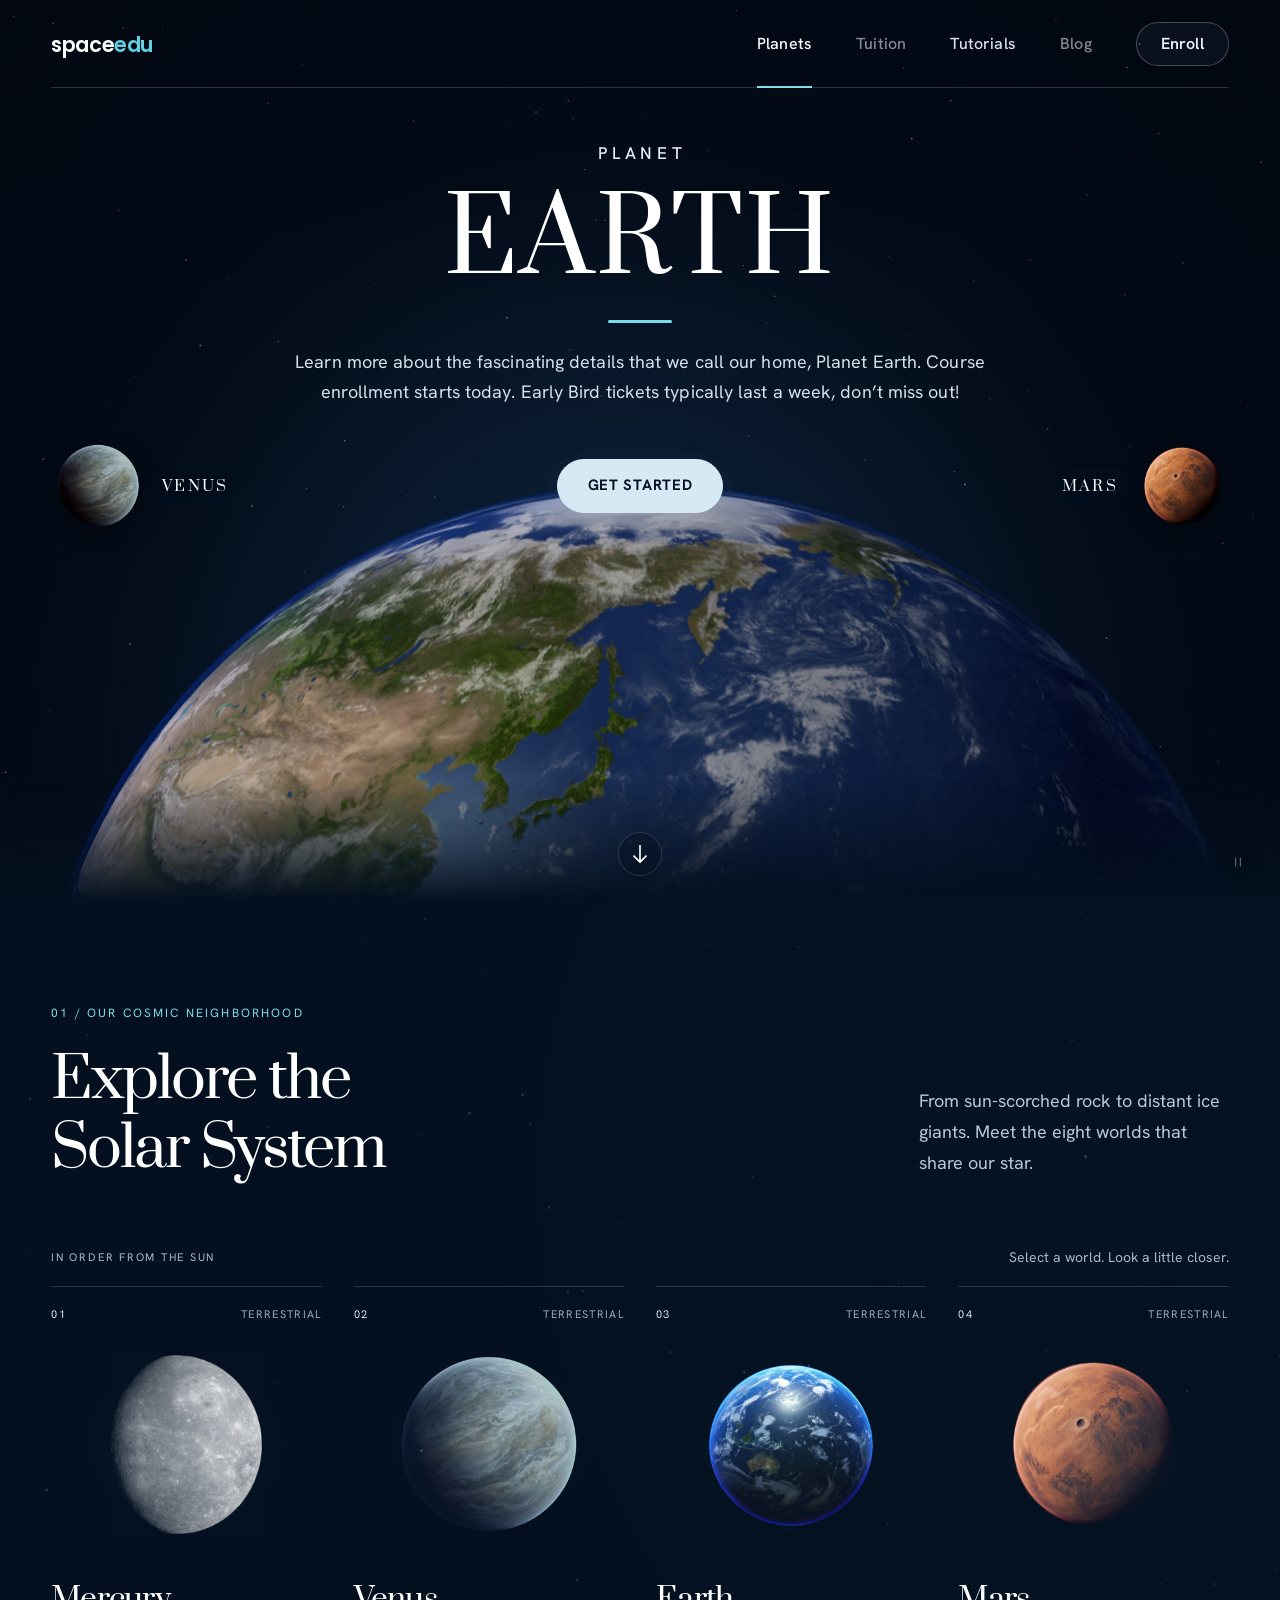
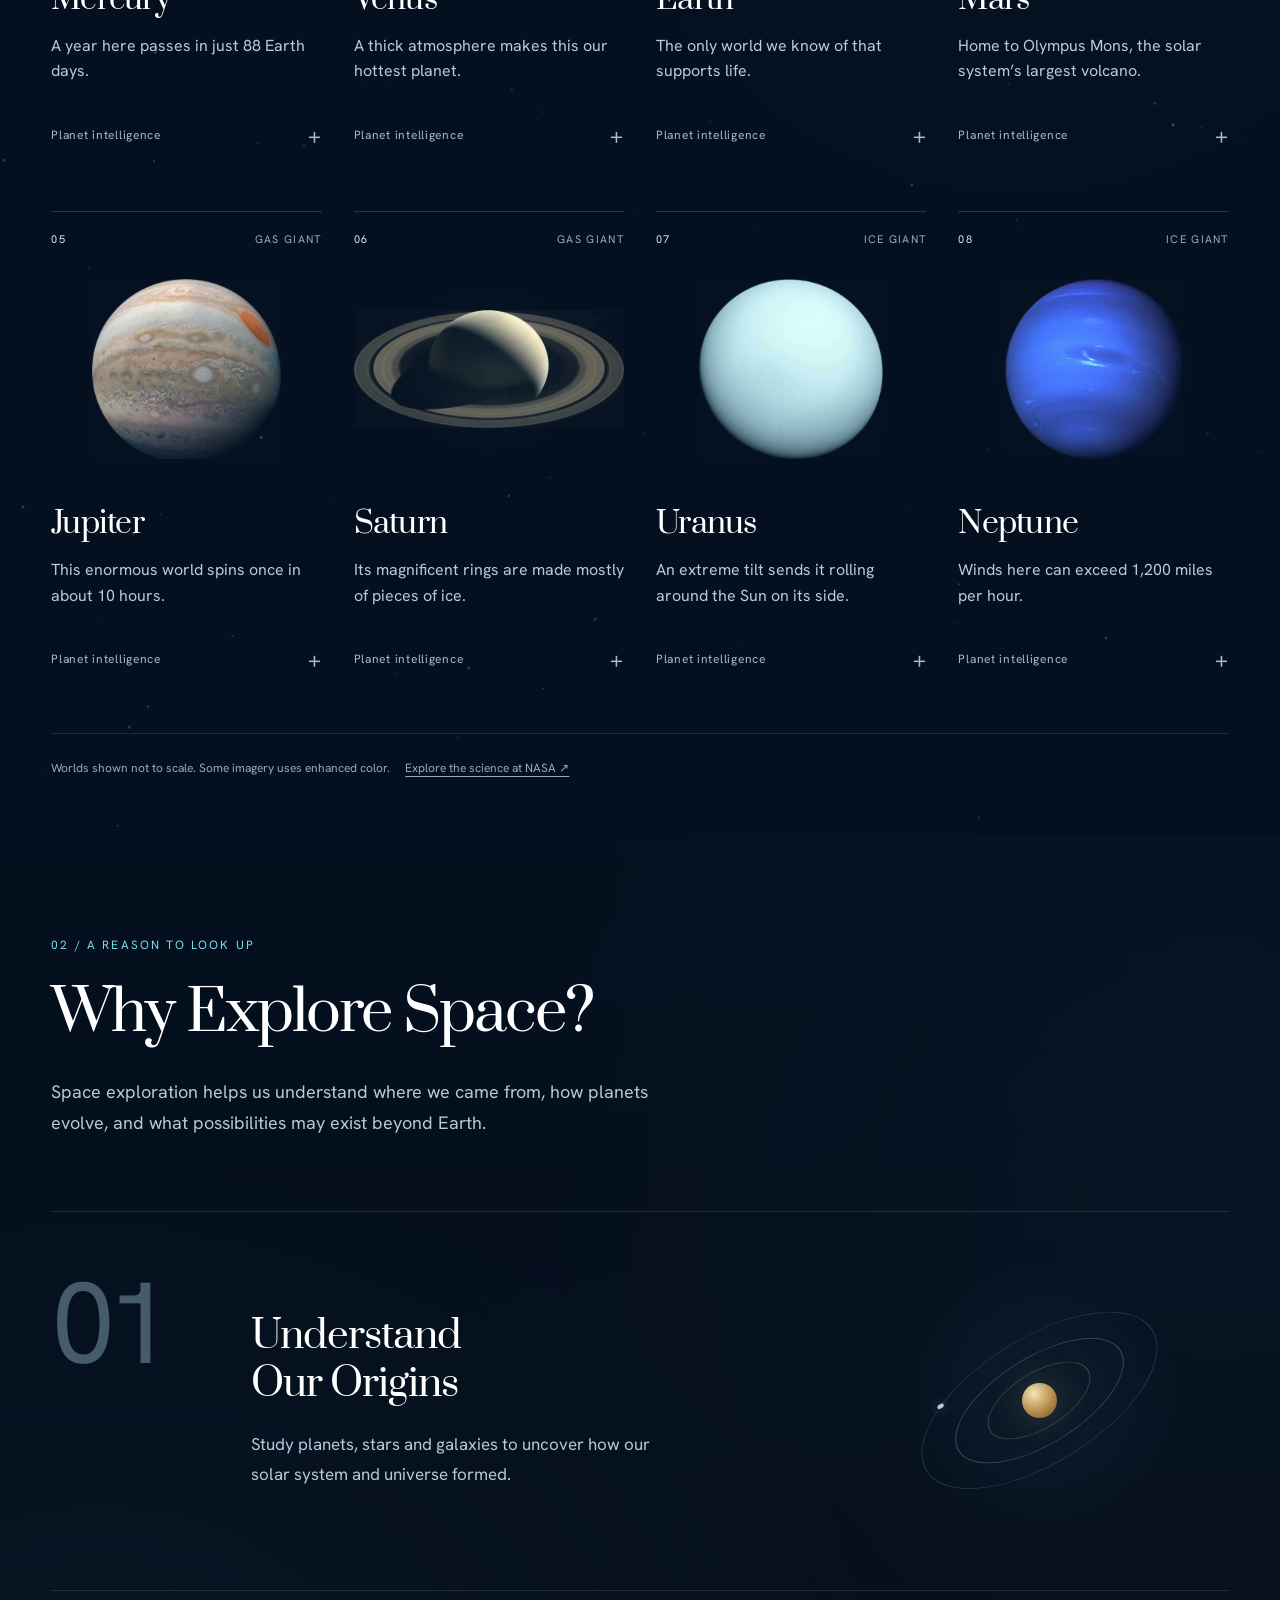
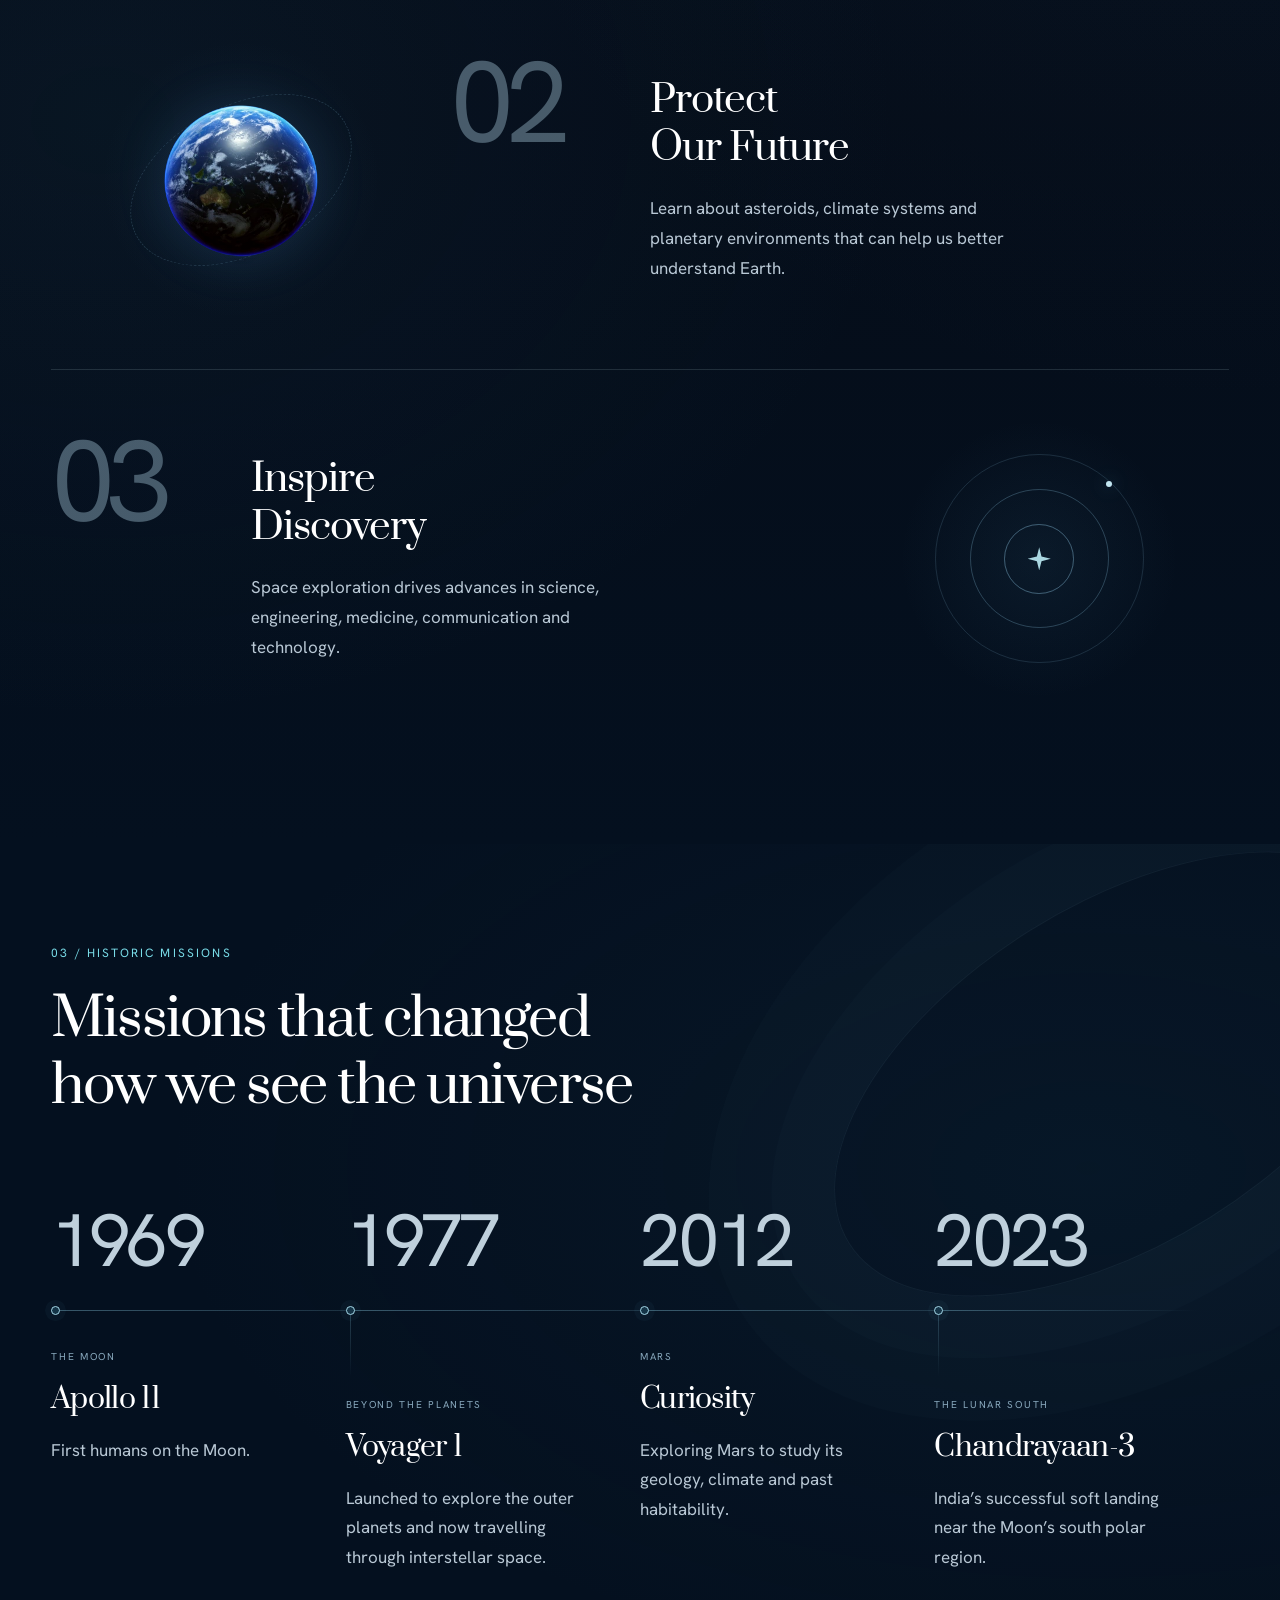
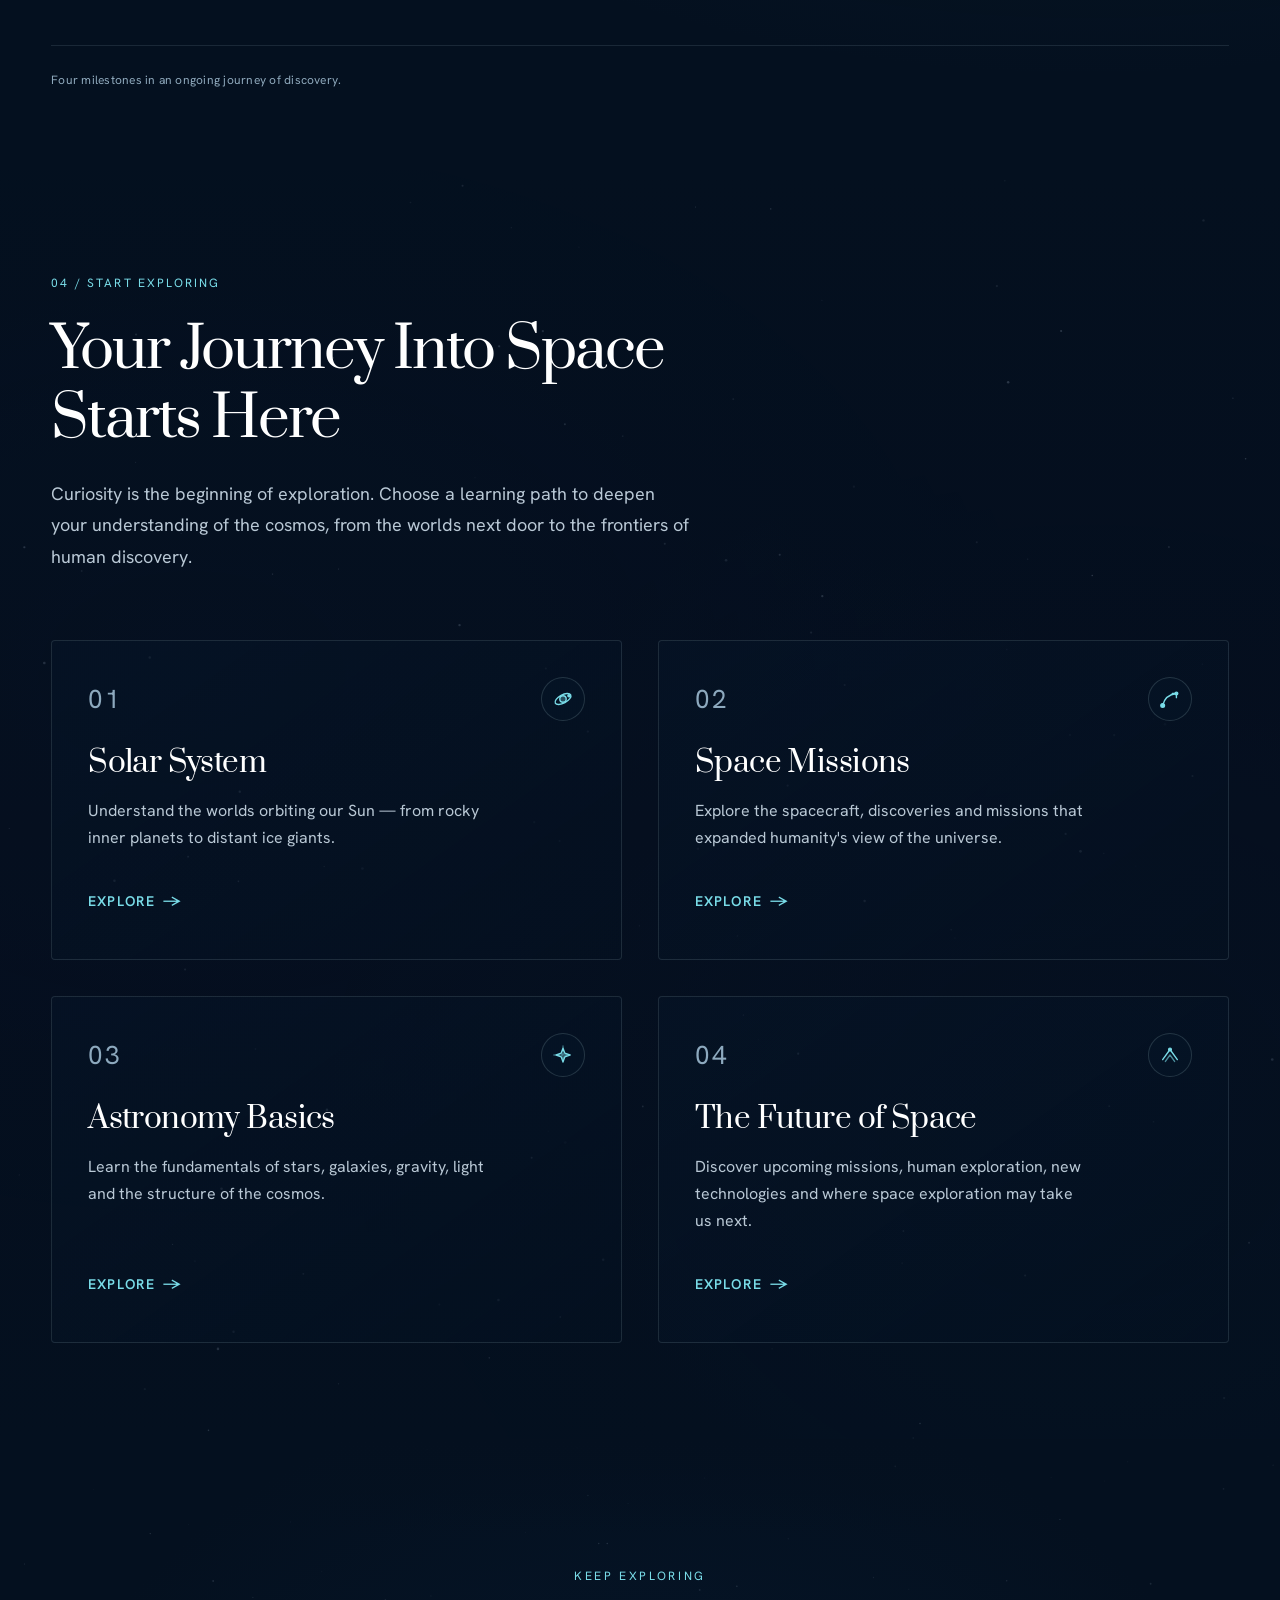
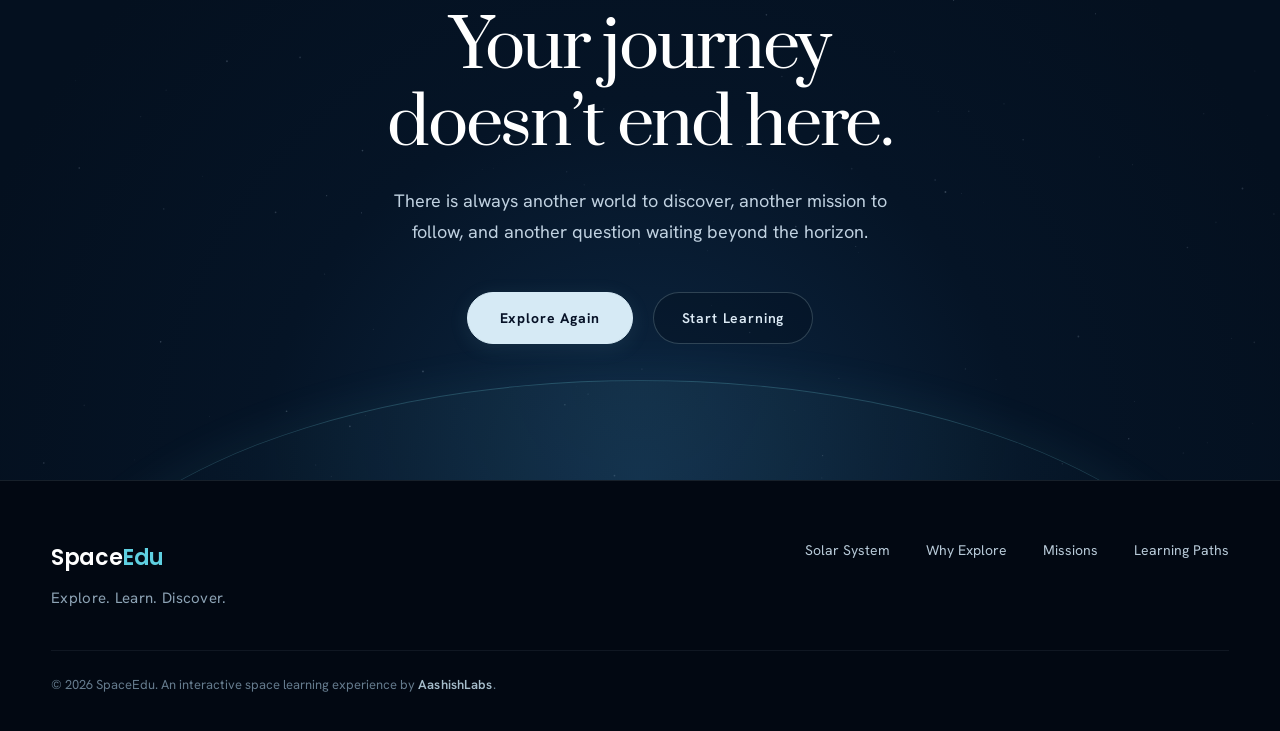
<file: index.html>
<!doctype html>
<html lang="en">
<head>
  <meta charset="utf-8">
  <meta name="viewport" content="width=device-width,initial-scale=1,viewport-fit=cover">
  <meta name="theme-color" content="#04101f">
  <meta name="description" content="Explore Earth, Venus and Mars in a cinematic interactive learning experience.">
  <title>SpaceEdu — Planet Explorer</title>
  <link rel="icon" type="image/png" sizes="48x48" href="assets/ui/favicon.png">
  <link href="assets/fonts/fonts.css" rel="stylesheet">
  <script>(function(){try{var root=document.documentElement;root.classList.add('loader-active');setTimeout(function(){root.classList.remove('loader-active','loader-leaving','loader-revealed')},5000);if(!window.matchMedia||!matchMedia('(prefers-reduced-motion: reduce)').matches){root.classList.add('anim')}}catch(e){}})();</script>
  <link rel="stylesheet" href="homepage.css">
  <link rel="stylesheet" href="hero-3d.css">
  <link rel="stylesheet" href="explore.css">
  <link rel="stylesheet" href="why-space.css">
  <link rel="stylesheet" href="missions.css">
  <link rel="stylesheet" href="learning-paths.css">
  <link rel="stylesheet" href="final-cta.css">
  <link rel="stylesheet" href="footer.css">
</head>
<body>
  <div class="site-loader" role="status" aria-live="polite" aria-label="SpaceEdu is loading">
    <div class="loader-orbit" aria-hidden="true"><span></span></div>
    <div class="loader-content">
      <p class="loader-wordmark">SPACE<span>EDU</span></p>
      <p class="loader-title">INITIALIZING ORBITAL EXPERIENCE</p>
      <div class="loader-progress" aria-hidden="true"><span></span></div>
      <p class="loader-status">Loading planetary systems...</p>
    </div>
  </div>
  <a href="#solar-system" class="skip-link">Skip to main content</a>
  <main>
  <section class="stage" id="planets" aria-label="Planet explorer">
    <div class="sky">
    </div>
    <div class="planet-renderer"></div>
    <div class="planet-controls"><span id="rotation-help" class="sr-only">Drag to explore. Use arrow keys to rotate the focused planet.</span><button class="rotation-toggle" type="button" aria-label="Pause rotation" title="Pause rotation" aria-pressed="false"><svg viewBox="0 0 20 20" width="16" height="16" aria-hidden="true"><path class="pause-symbol" d="M7 5v10M13 5v10"/><path class="play-symbol" d="m7 4 9 6-9 6Z"/></svg></button></div>
    <div class="stars" aria-hidden="true"></div>
    <div class="ui">
      <header class="navbar"><div class="navrow"><a class="logo" href="#planets" aria-label="SpaceEdu homepage">space<i>edu</i></a><nav class="links" id="site-nav"><a href="#planets" aria-current="page">Planets</a><button type="button" class="nav-placeholder" title="Tuition (coming soon)" aria-label="Tuition (coming soon)">Tuition</button><a href="#start-exploring">Tutorials</a><button type="button" class="nav-placeholder" title="Blog (coming soon)" aria-label="Blog (coming soon)">Blog</button><a class="enroll" href="#final-cta">Enroll</a></nav><button class="burger" type="button" aria-label="Open navigation" aria-expanded="false" aria-controls="site-nav"><span></span><span></span><span></span></button></div></header>
      <section class="copy">
        <div id="planet-announcement" class="sr-only" aria-live="polite" aria-atomic="true"></div>
        <div class="col eyebrow"><span class="ent-mask"><span class="ent-line">PLANET</span></span></div>
        <h1 class="col title"><span class="ent-mask"><span class="ent-line">EARTH</span></span></h1>
        <div class="col rule"><span></span></div>
        <p class="col lede">Learn more about the fascinating details that we call our home, Planet Earth. Course enrollment <br>starts today. Early Bird tickets typically last a week, don&rsquo;t miss out!</p>
        <div class="col cta">
          <button class="planet planet-l" type="button" data-slot="l"><img data-planet="earth" alt="" src="assets/ui/earth-thumbnail.webp"><img data-planet="venus" alt="" src="assets/ui/venus-thumbnail.webp"><img data-planet="mars" alt="" src="assets/ui/mars-thumbnail.webp"><span class="label label-l"></span></button>
          <button class="planet planet-r" type="button" data-slot="r"><img data-planet="earth" alt="" src="assets/ui/earth-thumbnail.webp"><img data-planet="venus" alt="" src="assets/ui/venus-thumbnail.webp"><img data-planet="mars" alt="" src="assets/ui/mars-thumbnail.webp"><span class="label label-r"></span></button>
          <a href="#start-exploring">GET STARTED</a>
        </div>
      </section>
    </div>
    <button class="scroll" hidden type="button" aria-label="Scroll to next section"><svg viewBox="0 0 26 33" fill="none" aria-hidden="true"><path d="M13 1.5V31.5M1.9 20.4 13 31.5l11.1-11.1" stroke="#fff" stroke-width="3" stroke-linecap="square" stroke-linejoin="miter"/></svg></button>
  </section>
  <section class="solar-system" id="solar-system" data-homepage-section aria-labelledby="solar-title" tabindex="-1">
    <header class="solar-heading">
      <div><p class="solar-kicker">01 / OUR COSMIC NEIGHBORHOOD</p><h2 id="solar-title">Explore the<br>Solar System</h2></div>
      <p class="solar-intro">From sun-scorched rock to distant ice giants. Meet the eight worlds that share our star.</p>
    </header>
    <div class="solar-guide"><span>IN ORDER FROM THE SUN</span><span class="solar-desktop-hint">Select a world. Look a little closer.</span><div class="solar-navigation" hidden><span class="solar-position" aria-live="polite" aria-atomic="true">01 / 08</span><button type="button" class="solar-prev" aria-label="Previous planet" aria-controls="solar-gallery" disabled>←</button><button type="button" class="solar-next" aria-label="Next planet" aria-controls="solar-gallery">→</button></div></div>
    <ol class="solar-gallery" id="solar-gallery" aria-label="Eight planets in order from the Sun">
      <li class="solar-world"><details><summary><span class="solar-meta"><span>01</span>Terrestrial</span><span class="solar-portrait"><img src="assets/explore/mercury.webp" alt="Mercury’s cratered gray surface" width="560" height="480" loading="lazy" decoding="async"></span><h3>Mercury</h3><span class="solar-fact">A year here passes in just 88 Earth days.</span><span class="solar-open">Field notes <span aria-hidden="true">+</span></span></summary><div class="solar-note"><p>The smallest planet races around the Sun, yet turns slowly on its axis.</p><a href="https://science.nasa.gov/mercury/facts/" target="_blank" rel="noopener">Discover Mercury at NASA ↗</a></div></details></li>
      <li class="solar-world"><details><summary><span class="solar-meta"><span>02</span>Terrestrial</span><span class="solar-portrait"><img src="assets/ui/venus-thumbnail.webp" alt="Venus wrapped in swirling clouds" width="288" height="288" loading="lazy" decoding="async"></span><h3>Venus</h3><span class="solar-fact">A thick atmosphere makes this our hottest planet.</span><span class="solar-open">Field notes <span aria-hidden="true">+</span></span></summary><div class="solar-note"><p>Its dense carbon dioxide atmosphere traps heat beneath clouds of sulfuric acid.</p><a href="https://science.nasa.gov/venus/venus-facts/" target="_blank" rel="noopener">Discover Venus at NASA ↗</a></div></details></li>
      <li class="solar-world"><details><summary><span class="solar-meta"><span>03</span>Terrestrial</span><span class="solar-portrait"><img src="assets/ui/earth-thumbnail.webp" alt="Earth’s blue oceans and white clouds" width="288" height="288" loading="lazy" decoding="async"></span><h3>Earth</h3><span class="solar-fact">The only world we know of that supports life.</span><span class="solar-open">Field notes <span aria-hidden="true">+</span></span></summary><div class="solar-note"><p>Liquid oceans cover about 71 percent of our home planet’s surface.</p><a href="https://science.nasa.gov/earth/facts/" target="_blank" rel="noopener">Discover Earth at NASA ↗</a></div></details></li>
      <li class="solar-world"><details><summary><span class="solar-meta"><span>04</span>Terrestrial</span><span class="solar-portrait"><img src="assets/ui/mars-thumbnail.webp" alt="Mars’s rust-red terrain" width="288" height="288" loading="lazy" decoding="async"></span><h3>Mars</h3><span class="solar-fact">Home to Olympus Mons, the solar system’s largest volcano.</span><span class="solar-open">Field notes <span aria-hidden="true">+</span></span></summary><div class="solar-note"><p>Ancient river valleys and lakebeds hint at a much wetter past.</p><a href="https://science.nasa.gov/mars/facts/" target="_blank" rel="noopener">Discover Mars at NASA ↗</a></div></details></li>
      <li class="solar-world"><details><summary><span class="solar-meta"><span>05</span>Gas giant</span><span class="solar-portrait"><img src="assets/explore/jupiter.webp" alt="Jupiter’s swirling bands of clouds" width="560" height="480" loading="lazy" decoding="async"></span><h3>Jupiter</h3><span class="solar-fact">This enormous world spins once in about 10 hours.</span><span class="solar-open">Field notes <span aria-hidden="true">+</span></span></summary><div class="solar-note"><p>Fast rotation drives powerful jet streams between its bright zones and dark belts.</p><a href="https://science.nasa.gov/jupiter/jupiter-facts/" target="_blank" rel="noopener">Discover Jupiter at NASA ↗</a></div></details></li>
      <li class="solar-world"><details><summary><span class="solar-meta"><span>06</span>Gas giant</span><span class="solar-portrait solar-portrait--rings"><img src="assets/explore/saturn.webp" alt="Saturn surrounded by its wide, icy rings" width="560" height="480" loading="lazy" decoding="async"></span><h3>Saturn</h3><span class="solar-fact">Its magnificent rings are made mostly of pieces of ice.</span><span class="solar-open">Field notes <span aria-hidden="true">+</span></span></summary><div class="solar-note"><p>Countless fragments orbit together, ranging from tiny grains to mountain-sized chunks.</p><a href="https://science.nasa.gov/saturn/facts/" target="_blank" rel="noopener">Discover Saturn at NASA ↗</a></div></details></li>
      <li class="solar-world"><details><summary><span class="solar-meta"><span>07</span>Ice giant</span><span class="solar-portrait"><img src="assets/explore/uranus.webp" alt="Uranus’s pale blue-green cloud tops" width="560" height="480" loading="lazy" decoding="async"></span><h3>Uranus</h3><span class="solar-fact">An extreme tilt sends it rolling around the Sun on its side.</span><span class="solar-open">Field notes <span aria-hidden="true">+</span></span></summary><div class="solar-note"><p>Methane in its atmosphere absorbs red light, giving the planet its blue-green color.</p><a href="https://science.nasa.gov/uranus/facts/" target="_blank" rel="noopener">Discover Uranus at NASA ↗</a></div></details></li>
      <li class="solar-world"><details><summary><span class="solar-meta"><span>08</span>Ice giant</span><span class="solar-portrait"><img src="assets/explore/neptune.webp" alt="Neptune with bright clouds and a dark storm" width="560" height="480" loading="lazy" decoding="async"></span><h3>Neptune</h3><span class="solar-fact">Winds here can exceed 1,200 miles per hour.</span><span class="solar-open">Field notes <span aria-hidden="true">+</span></span></summary><div class="solar-note"><p>The most distant planet is also the solar system’s windiest world.</p><a href="https://science.nasa.gov/neptune/neptune-facts/" target="_blank" rel="noopener">Discover Neptune at NASA ↗</a></div></details></li>
    </ol>
    <section class="solar-intelligence" id="planet-intelligence" role="region" aria-labelledby="intelligence-title" aria-hidden="true" inert>
      <div class="intelligence-inner">
        <p class="sr-only" id="intelligence-announcement" aria-live="polite" aria-atomic="true"></p>
        <div class="intelligence-topline"><span class="intelligence-eyebrow">PLANET INTELLIGENCE <span aria-hidden="true">/</span> <span class="intelligence-index">01 — 08</span></span><button class="intelligence-close" type="button" aria-label="Close planet intelligence">Close <span aria-hidden="true">×</span></button></div>
        <div class="intelligence-mobile-tools" role="navigation" aria-label="Planet detail navigation"><button class="intelligence-mobile-prev" type="button">← <span>Previous</span></button><span class="intelligence-mobile-position" aria-live="polite" aria-atomic="true">01 / 08</span><button class="intelligence-mobile-next" type="button"><span>Next</span> →</button><button class="intelligence-mobile-close" type="button" aria-label="Close planet intelligence">×</button></div>
        <div class="intelligence-layout">
          <div class="intelligence-profile"><span class="intelligence-orbit" aria-hidden="true"><img class="intelligence-image" src="assets/explore/intelligence/mercury.webp" alt="" width="640" height="640" decoding="async"></span><div class="intelligence-identity"><p class="intelligence-class">Terrestrial</p><h3 id="intelligence-title" tabindex="-1">Mercury</h3><p class="intelligence-fact-label">DID YOU KNOW?</p><p class="intelligence-fact"></p></div></div>
          <div class="intelligence-data"><p class="intelligence-data-title">AT A GLANCE <span>01 / 08</span></p><dl class="intelligence-measures"></dl><p class="intelligence-context">Distances and temperatures are averages. Giant planet temperatures describe the atmosphere near the 1-bar level; their gravity is measured near the cloud tops.</p><a class="intelligence-source" href="https://science.nasa.gov/mercury/facts/" target="_blank" rel="noopener">Explore at NASA <span aria-hidden="true">↗</span></a></div>
        </div>
        <div class="intelligence-bottom"><span>THE SOLAR SYSTEM <span aria-hidden="true">/</span> 08 WORLDS</span><div class="intelligence-navigation"><button class="intelligence-prev" type="button" aria-label="Previous planet">← <span>Previous</span></button><button class="intelligence-next" type="button" aria-label="Next planet"><span>Next world</span> →</button></div></div>
      </div>
    </section>
    <p class="solar-caption">Worlds shown not to scale. Some imagery uses enhanced color. <a href="https://science.nasa.gov/solar-system/planets/" target="_blank" rel="noopener">Explore the science at NASA ↗</a></p>
  </section>
  <section class="why-space" id="why-explore-space" data-homepage-section aria-labelledby="why-space-title">
    <div class="why-space-inner">
      <header class="why-space-heading">
        <p class="why-space-kicker">02 / A REASON TO LOOK UP</p>
        <h2 id="why-space-title">Why Explore Space?</h2>
        <p class="why-space-intro">Space exploration helps us understand where we came from, how planets evolve, and what possibilities may exist beyond Earth.</p>
      </header>
      <ol class="why-space-stories">
        <li class="why-space-story">
          <span class="why-space-number" aria-hidden="true">01</span>
          <div class="why-space-copy"><h3>Understand<br>Our Origins</h3><p>Study planets, stars and galaxies to uncover how our solar system and universe formed.</p></div>
          <div class="why-space-art why-space-art--origins" aria-hidden="true"><span class="why-space-orbit"></span><span class="why-space-orbit"></span><span class="why-space-orbit"></span><span class="why-space-sun"></span></div>
        </li>
        <li class="why-space-story">
          <span class="why-space-number" aria-hidden="true">02</span>
          <div class="why-space-copy"><h3>Protect<br>Our Future</h3><p>Learn about asteroids, climate systems and planetary environments that can help us better understand Earth.</p></div>
          <div class="why-space-art why-space-art--earth" aria-hidden="true"><span class="why-space-orbit"></span><img src="assets/ui/earth-thumbnail.webp" width="288" height="288" alt="" loading="lazy" decoding="async"></div>
        </li>
        <li class="why-space-story">
          <span class="why-space-number" aria-hidden="true">03</span>
          <div class="why-space-copy"><h3>Inspire<br>Discovery</h3><p>Space exploration drives advances in science, engineering, medicine, communication and technology.</p></div>
          <div class="why-space-art why-space-art--discovery" aria-hidden="true"><span class="why-space-orbit"></span><span class="why-space-orbit"></span><span class="why-space-orbit"></span><span class="why-space-signal"></span></div>
        </li>
      </ol>
    </div>
  </section>
  <section class="missions" id="historic-missions" data-homepage-section aria-labelledby="missions-title">
    <div class="missions-inner">
      <header class="missions-heading">
        <p class="missions-kicker">03 / HISTORIC MISSIONS</p>
        <h2 id="missions-title">Missions that changed<br> how we see the universe</h2>
      </header>
      <ol class="missions-journey" aria-label="Historic missions in chronological order">
        <li class="missions-stop">
          <time class="missions-year" datetime="1969">1969</time>
          <span class="missions-marker" aria-hidden="true"></span>
          <div class="missions-story"><p class="missions-destination">THE MOON</p><h3>Apollo 11</h3><p class="missions-description">First humans on the Moon.</p></div>
        </li>
        <li class="missions-stop">
          <time class="missions-year" datetime="1977">1977</time>
          <span class="missions-marker" aria-hidden="true"></span>
          <div class="missions-story"><p class="missions-destination">BEYOND THE PLANETS</p><h3>Voyager 1</h3><p class="missions-description">Launched to explore the outer planets and now travelling through interstellar space.</p></div>
        </li>
        <li class="missions-stop">
          <time class="missions-year" datetime="2012">2012</time>
          <span class="missions-marker" aria-hidden="true"></span>
          <div class="missions-story"><p class="missions-destination">MARS</p><h3>Curiosity</h3><p class="missions-description">Exploring Mars to study its geology, climate and past habitability.</p></div>
        </li>
        <li class="missions-stop">
          <time class="missions-year" datetime="2023">2023</time>
          <span class="missions-marker" aria-hidden="true"></span>
          <div class="missions-story"><p class="missions-destination">THE LUNAR SOUTH</p><h3>Chandrayaan-3</h3><p class="missions-description">India’s successful soft landing near the Moon’s south polar region.</p></div>
        </li>
      </ol>
      <p class="missions-caption">Four milestones in an ongoing journey of discovery.</p>
    </div>
  </section>
  <section class="learning-paths" id="start-exploring" data-homepage-section aria-labelledby="learning-title">
    <div class="learning-paths-inner">
      <header class="learning-paths-heading">
        <p class="learning-paths-kicker">04 / START EXPLORING</p>
        <h2 id="learning-title">Your Journey Into Space<br> Starts Here</h2>
        <p class="learning-paths-intro">Curiosity is the beginning of exploration. Choose a learning path to deepen your understanding of the cosmos, from the worlds next door to the frontiers of human discovery.</p>
      </header>
      <ol class="learning-grid" aria-label="Learning paths">
        <li class="learning-card">
          <div class="learning-card-header">
            <span class="learning-number">01</span>
            <div class="learning-icon" aria-hidden="true">
              <svg viewBox="0 0 24 24" fill="none" stroke="currentColor" stroke-width="1.5" stroke-linecap="round" stroke-linejoin="round">
                <circle cx="12" cy="12" r="3.5" fill="currentColor" fill-opacity="0.3" stroke="currentColor"/>
                <ellipse cx="12" cy="12" rx="9.5" ry="4.5" transform="rotate(-28 12 12)" stroke="currentColor"/>
                <circle cx="18.5" cy="8.5" r="1.2" fill="currentColor"/>
              </svg>
            </div>
          </div>
          <div class="learning-card-body">
            <h3 class="learning-title">Solar System</h3>
            <p class="learning-desc">Understand the worlds orbiting our Sun — from rocky inner planets to distant ice giants.</p>
          </div>
          <div class="learning-card-footer">
            <button type="button" class="learning-cta" data-scroll-to="#solar-system" aria-label="Explore Solar System learning path">
              <span>Explore</span>
              <span class="learning-arrow" aria-hidden="true">→</span>
            </button>
          </div>
        </li>
        <li class="learning-card">
          <div class="learning-card-header">
            <span class="learning-number">02</span>
            <div class="learning-icon" aria-hidden="true">
              <svg viewBox="0 0 24 24" fill="none" stroke="currentColor" stroke-width="1.5" stroke-linecap="round" stroke-linejoin="round">
                <path d="M4 19C5.5 12.5 10.5 7 19 6"/>
                <path d="M19 6H14.5M19 6V10.5"/>
                <circle cx="4" cy="19" r="2" fill="currentColor"/>
                <circle cx="19" cy="6" r="1.5" fill="currentColor"/>
              </svg>
            </div>
          </div>
          <div class="learning-card-body">
            <h3 class="learning-title">Space Missions</h3>
            <p class="learning-desc">Explore the spacecraft, discoveries and missions that expanded humanity's view of the universe.</p>
          </div>
          <div class="learning-card-footer">
            <button type="button" class="learning-cta" data-scroll-to="#historic-missions" aria-label="Explore Space Missions learning path">
              <span>Explore</span>
              <span class="learning-arrow" aria-hidden="true">→</span>
            </button>
          </div>
        </li>
        <li class="learning-card">
          <div class="learning-card-header">
            <span class="learning-number">03</span>
            <div class="learning-icon" aria-hidden="true">
              <svg viewBox="0 0 24 24" fill="none" stroke="currentColor" stroke-width="1.5" stroke-linecap="round" stroke-linejoin="round">
                <path d="M12 2v20M2 12h20" stroke-dasharray="2 2" stroke-opacity="0.45"/>
                <path d="M12 4.5L14 10l5.5 2-5.5 2-2 5.5-2-5.5L4.5 12l5.5-2 2-5.5Z" fill="currentColor" fill-opacity="0.25" stroke="currentColor"/>
              </svg>
            </div>
          </div>
          <div class="learning-card-body">
            <h3 class="learning-title">Astronomy Basics</h3>
            <p class="learning-desc">Learn the fundamentals of stars, galaxies, gravity, light and the structure of the cosmos.</p>
          </div>
          <div class="learning-card-footer">
            <button type="button" class="learning-cta" data-scroll-to="#why-explore-space" aria-label="Explore Astronomy Basics learning path">
              <span>Explore</span>
              <span class="learning-arrow" aria-hidden="true">→</span>
            </button>
          </div>
        </li>
        <li class="learning-card">
          <div class="learning-card-header">
            <span class="learning-number">04</span>
            <div class="learning-icon" aria-hidden="true">
              <svg viewBox="0 0 24 24" fill="none" stroke="currentColor" stroke-width="1.5" stroke-linecap="round" stroke-linejoin="round">
                <path d="M4 17L12 6L20 17"/>
                <path d="M7 19L12 12L17 19" stroke-opacity="0.6"/>
                <circle cx="12" cy="6" r="1.5" fill="currentColor"/>
              </svg>
            </div>
          </div>
          <div class="learning-card-body">
            <h3 class="learning-title">The Future of Space</h3>
            <p class="learning-desc">Discover upcoming missions, human exploration, new technologies and where space exploration may take us next.</p>
          </div>
          <div class="learning-card-footer">
            <button type="button" class="learning-cta" data-scroll-to="#final-cta" aria-label="Explore The Future of Space learning path">
              <span>Explore</span>
              <span class="learning-arrow" aria-hidden="true">→</span>
            </button>
          </div>
        </li>
      </ol>
    </div>
  </section>
  <section class="final-cta" id="final-cta" data-homepage-section aria-labelledby="cta-title">
    <div class="final-cta-horizon" aria-hidden="true"></div>
    <div class="final-cta-inner">
      <p class="final-cta-kicker">KEEP EXPLORING</p>
      <h2 id="cta-title">Your journey doesn’t end here.</h2>
      <p class="final-cta-copy">There is always another world to discover, another mission to follow, and another question waiting beyond the horizon.</p>
      <div class="final-cta-actions">
        <button type="button" class="final-cta-btn-primary" aria-label="Explore the solar system again">Explore Again</button>
        <button type="button" class="final-cta-btn-secondary" aria-label="Start a learning path">Start Learning</button>
      </div>
    </div>
  </section>
  </main>
  <footer class="site-footer" aria-label="Site footer">
    <div class="site-footer-inner">
      <div class="footer-top">
        <div class="footer-brand">
          <button type="button" class="footer-logo" data-scroll-to="#planets" aria-label="SpaceEdu home, scroll to top">Space<i>Edu</i></button>
          <p class="footer-tagline">Explore. Learn. Discover.</p>
        </div>
        <nav class="footer-nav" aria-label="Footer navigation">
          <button type="button" class="footer-link" data-scroll-to="#solar-system">Solar System</button>
          <button type="button" class="footer-link" data-scroll-to="#why-explore-space">Why Explore</button>
          <button type="button" class="footer-link" data-scroll-to="#historic-missions">Missions</button>
          <button type="button" class="footer-link" data-scroll-to="#start-exploring">Learning Paths</button>
        </nav>
      </div>
      <div class="footer-bottom">
        <p class="footer-copy">&copy; 2026 SpaceEdu. An interactive space learning experience by <span class="footer-credit">AashishLabs</span>.</p>
      </div>
    </div>
  </footer>
  <script src="homepage-scroll.js" defer></script>
  <script src="explore.js" defer></script>
  <script src="why-space.js" defer></script>
  <script src="missions.js" defer></script>
  <script src="learning-paths.js" defer></script>
  <script src="final-cta.js" defer></script>
  <script src="footer.js" defer></script>
  <script>
    (()=>{
      const root=document.documentElement,loader=document.querySelector('.site-loader'),reducedMotion=matchMedia('(prefers-reduced-motion: reduce)');
      const loaderStarted=performance.now();let loaderDismissed=false,entranceStarted=false;
      function startEntrance(){if(entranceStarted)return;entranceStarted=true;if(root.classList.contains('anim')){Promise.race([document.fonts.ready,new Promise(r=>setTimeout(r,500))]).then(()=>requestAnimationFrame(()=>requestAnimationFrame(()=>{root.classList.add('play');setTimeout(()=>root.classList.remove('anim','play'),2150)})))}}
      function dismissLoader(){if(loaderDismissed)return;loaderDismissed=true;const minimum=reducedMotion.matches?120:800;setTimeout(()=>{root.classList.add('loader-leaving','loader-revealed');startEntrance();setTimeout(()=>{root.classList.remove('loader-active','loader-leaving','loader-revealed');loader?.remove()},reducedMotion.matches?80:700)},Math.max(0,minimum-(performance.now()-loaderStarted)))}
      const loaderTimeout=setTimeout(dismissLoader,2400);
      const ORDER=['earth','venus','mars'];
      const DATA={
        earth:{name:'EARTH',still:'assets/ui/earth-fallback.webp',lede:'Learn more about the fascinating details that we call our home, Planet Earth. Course enrollment <br>starts today. Early Bird tickets typically last a week, don\u2019t miss out!'},
        venus:{name:'VENUS',still:'assets/ui/venus-fallback.webp',lede:'The hottest world in our solar system, wrapped in clouds of sulfuric acid. Course enrollment <br>starts today. Early Bird tickets typically last a week, don\u2019t miss out!'},
        mars:{name:'MARS',still:'assets/ui/mars-fallback.webp',lede:'The rust-red desert world, home to the tallest volcano we know of. Course enrollment <br>starts today. Early Bird tickets typically last a week, don\u2019t miss out!'}
      };
      const sky=document.querySelector('.sky'),title=document.querySelector('.title .ent-line'),lede=document.querySelector('.lede'),buttons=[...document.querySelectorAll('.planet')],labels={l:document.querySelector('.label-l'),r:document.querySelector('.label-r')};
      let featured='', hero=null, busy=false, target=null;
      const stage=document.querySelector('.stage');
      const copy=document.querySelector('.copy'),cta=document.querySelector('.cta>a');
      function progress(opacity,y){copy.style.setProperty('--switch-opacity',opacity);copy.style.setProperty('--switch-y',y+'px')}
      function lock(value){busy=value;stage.dataset.switching=String(value);copy.setAttribute('aria-busy',String(value));buttons.forEach(button=>button.setAttribute('aria-disabled',String(value)));cta.setAttribute('aria-disabled',String(value))}
      function fill(button,planet){button.dataset.planet=planet;button.setAttribute('aria-label','Show '+DATA[planet].name);button.querySelectorAll('img').forEach(img=>img.classList.toggle('is-shown',img.dataset.planet===planet));labels[button.dataset.slot].textContent=DATA[planet].name}
      function commit(next){featured=next;sky.style.backgroundImage=`url('${DATA[next].still}')`;title.textContent=DATA[next].name;lede.innerHTML=DATA[next].lede;const rest=ORDER.filter(x=>x!==next);fill(buttons[0],rest[0]);fill(buttons[1],rest[1]);copy.dataset.planet=next;cta.dataset.planet=next;cta.setAttribute('aria-label','Get started with '+DATA[next].name);const live=document.getElementById('planet-announcement');if(live)live.textContent=DATA[next].name+'. '+DATA[next].lede.replace(/<br>/g,' ');}
      async function show(next){if(busy||!DATA[next]||next===featured)return;if(!hero){commit(next);return}target=next;lock(true);try{await hero.select(next)}finally{target=null;progress(1,0);lock(false)}}
      cta.addEventListener('click',event=>{if(busy)event.preventDefault()});
      buttons.forEach(button=>button.addEventListener('click',()=>show(button.dataset.planet)));commit('earth');lock(true);
      function fallback(error){stage.classList.remove('has-3d');hero=null;if(target)commit(target);progress(1,0);lock(false);clearTimeout(loaderTimeout);dismissLoader();console.warn('Using planet image fallback:',error.message)}
      import('./hero-3d.js').then(async ({createHero})=>{
        const start=featured;
        const ready=await createHero({host:document.querySelector('.planet-renderer'),initial:start,onFailure:fallback,onCommit:commit,onProgress:progress});
        hero=ready;stage.classList.add('has-3d');lock(false);clearTimeout(loaderTimeout);dismissLoader();
      }).catch(fallback);
      const row=document.querySelector('.navrow'),burger=document.querySelector('.burger'),nav=document.querySelector('.links');function setMenu(open){row.dataset.open=String(open);burger.setAttribute('aria-expanded',String(open));burger.setAttribute('aria-label',(open?'Close':'Open')+' navigation')}setMenu(false);burger.addEventListener('click',e=>{e.stopPropagation();setMenu(row.dataset.open!=='true')});document.addEventListener('click',e=>{if(!row.contains(e.target))setMenu(false)});document.addEventListener('keydown',e=>{if(e.key==='Escape'&&row.dataset.open==='true'){setMenu(false);burger.focus()}});nav.addEventListener('click',()=>setMenu(false));
      document.addEventListener('click',e=>{if(e.defaultPrevented)return;const a=e.target.closest('a[href^="#"]');if(!a)return;const h=a.getAttribute('href');if(!h||h==='#')return;const t=document.querySelector(h);if(t){e.preventDefault();t.scrollIntoView({behavior:matchMedia('(prefers-reduced-motion: reduce)').matches?'instant':'smooth'});if(!t.hasAttribute('tabindex'))t.setAttribute('tabindex','-1');t.focus({preventScroll:true})}});
      if(!root.classList.contains('loader-active'))startEntrance();
    })();
  </script>
</body>
</html>
</file>
<file: assets/fonts/fonts.css>
@font-face {
  font-family: 'Hanken Grotesk';
  font-style: normal;
  font-weight: 400;
  font-display: swap;
  src: url(./font-0.woff2) format('truetype');
}
@font-face {
  font-family: 'Hanken Grotesk';
  font-style: normal;
  font-weight: 500;
  font-display: swap;
  src: url(./font-1.woff2) format('truetype');
}
@font-face {
  font-family: 'Hanken Grotesk';
  font-style: normal;
  font-weight: 600;
  font-display: swap;
  src: url(./font-2.woff2) format('truetype');
}
@font-face {
  font-family: 'Hanken Grotesk';
  font-style: normal;
  font-weight: 700;
  font-display: swap;
  src: url(./font-3.woff2) format('truetype');
}
@font-face {
  font-family: 'Poppins';
  font-style: normal;
  font-weight: 500;
  font-display: swap;
  src: url(./font-4.woff2) format('truetype');
}
@font-face {
  font-family: 'Poppins';
  font-style: normal;
  font-weight: 600;
  font-display: swap;
  src: url(./font-5.woff2) format('truetype');
}
@font-face {
  font-family: 'Prata';
  font-style: normal;
  font-weight: 400;
  font-display: swap;
  src: url(./font-6.woff2) format('truetype');
}
</file>
<file: homepage.css>
/* Page layout and typography. The 3D renderer and synchronized transitions are separate. */
*,*::before,*::after{box-sizing:border-box;margin:0;padding:0}
:root{--u:1px;--ink:#fff;--cyan:#79dce8;--cyan-logo:#5fd0e1;--rule:rgba(255,255,255,.16);--btn-ink:#071227;--gutter:clamp(20px,4vw,64px);--font-serif:'Prata',Georgia,serif;--font-body:'Hanken Grotesk',system-ui,-apple-system,'Segoe UI',sans-serif;--font-logo:'Poppins',sans-serif}
html{min-height:100%;background:#04101f}
body{color:var(--ink);font-family:var(--font-body);-webkit-font-smoothing:antialiased;text-rendering:optimizeLegibility}
button,a{-webkit-tap-highlight-color:transparent}button{font:inherit}a{color:inherit}
.site-loader{display:none;position:fixed;inset:0;z-index:1000;place-items:center;overflow:hidden;background:#020914;color:#edf8fc;pointer-events:none;opacity:1;visibility:visible}
.loader-active .site-loader{display:grid}
.site-loader::before{content:"";position:absolute;inset:-15%;background:radial-gradient(circle at 24% 31%,#8bddeb 0 1px,transparent 1.6px),radial-gradient(circle at 72% 22%,#dceef6 0 1px,transparent 1.5px),radial-gradient(circle at 83% 69%,#70c8df 0 1px,transparent 1.5px),radial-gradient(circle at 38% 78%,#fff 0 1px,transparent 1.4px),radial-gradient(ellipse at 50% 55%,#0e314b66,transparent 54%);background-size:173px 149px,229px 211px,197px 181px,263px 239px,100% 100%;opacity:.5;animation:loader-stars 12s ease-in-out infinite alternate}
.loader-content{position:relative;z-index:2;width:min(440px,calc(100vw - 48px));text-align:center}
.loader-wordmark{font-family:var(--font-logo);font-size:clamp(32px,5vw,54px);font-weight:600;line-height:1;letter-spacing:.04em;text-shadow:0 0 34px #62d8e42c}
.loader-wordmark span{color:var(--cyan-logo)}
.loader-title{margin-top:24px;color:#c6d8e4;font-size:11px;font-weight:600;line-height:1.5;letter-spacing:.24em}
.loader-progress{position:relative;width:100%;height:1px;margin-top:30px;overflow:hidden;background:#b9ddea24}
.loader-progress::before,.loader-progress::after{content:"";position:absolute;top:-3px;width:1px;height:7px;background:#79dce87a}
.loader-progress::before{left:0}.loader-progress::after{right:0}
.loader-progress span{display:block;width:100%;height:100%;background:linear-gradient(90deg,#4da9bc,#8fe9f1 62%,#d3f8fa);box-shadow:0 0 14px #79dce8;transform-origin:left;animation:loader-progress 1.8s cubic-bezier(.2,.75,.25,1) both}
.loader-status{margin-top:17px;color:#7795a8;font-size:11px;line-height:1.5;letter-spacing:.08em}
.loader-orbit{position:absolute;left:50%;top:50%;width:min(66vw,620px);aspect-ratio:1;border:1px solid #74d3e31f;border-radius:50%;translate:-50% -50%;animation:loader-orbit 10s linear infinite}
.loader-orbit::before{content:"";position:absolute;inset:11%;border:1px dashed #82dae51c;border-radius:50%}
.loader-orbit span{position:absolute;left:50%;top:-3px;width:6px;height:6px;border-radius:50%;background:#88e5ee;box-shadow:0 0 16px #76dfed}
.loader-active:not(.loader-revealed) .stage{opacity:.58;transform:scale(1.012)}
.loader-active .stage,.loader-revealed .stage{transition:opacity .8s ease,transform 1s cubic-bezier(.2,.7,.2,1)}
.loader-revealed .stage{opacity:1;transform:none}
.loader-leaving .site-loader{opacity:0;visibility:hidden;transform:scale(.99);transition:opacity .65s ease,transform .8s ease,visibility 0s .65s}
@keyframes loader-progress{from{transform:scaleX(.04);opacity:.55}to{transform:scaleX(1);opacity:1}}
@keyframes loader-orbit{to{rotate:360deg}}
@keyframes loader-stars{to{transform:translate3d(-1%,.7%,0);opacity:.68}}
.stage{position:relative;min-height:100vh;min-height:100svh;overflow:clip;isolation:isolate;background:#04101f}
.sky{position:absolute;inset:0;z-index:0;background:#04101f url('assets/ui/earth-fallback.webp') center/cover no-repeat}
.sky::after{content:"";position:absolute;inset:0;background:linear-gradient(180deg,#01061035,transparent 40%,#01061015);pointer-events:none}
.stars{position:absolute;inset:-2%;z-index:1;opacity:.7;background:url('assets/ui/stars.svg') center/cover no-repeat;animation:star-drift 90s ease-in-out infinite alternate;pointer-events:none}
.ui{position:relative;z-index:3;min-height:inherit;display:flex;flex-direction:column}
.navbar{position:relative;z-index:6;margin:0 var(--gutter);flex:none}
.navbar::after{content:"";position:absolute;bottom:0;left:0;right:0;height:1px;background:var(--rule)}
.navrow{position:relative;min-height:88px;display:flex;align-items:center;justify-content:space-between;gap:32px}
.logo{font-family:var(--font-logo);font-weight:600;font-size:21px;letter-spacing:-.4px;line-height:1;text-decoration:none;white-space:nowrap}
.logo i{font-style:normal;color:var(--cyan-logo)}
.skip-link{position:absolute;top:16px;left:16px;z-index:99;padding:12px 20px;background:#051426;color:var(--cyan);border:1px solid var(--cyan);border-radius:4px;font-size:14px;font-weight:600;text-decoration:none;transform:translateY(-180%);transition:transform .2s ease}
.skip-link:focus-visible{transform:translateY(0);outline:2px solid var(--cyan);outline-offset:3px}
.links{display:flex;align-items:center;gap:clamp(12px,2.2vw,32px)}
.links a,.links button{position:relative;display:flex;align-items:center;justify-content:center;min-height:48px;padding:0 8px;font-size:16px;font-weight:500;line-height:1.4;letter-spacing:.01em;text-decoration:none;color:#d8e3ed;white-space:nowrap;transition:color .2s;background:none;border:0;cursor:pointer;font-family:inherit}
.links a:hover,.links button:hover{color:var(--cyan)}
.links a[aria-current="page"],.links button[aria-current="page"]{color:#fff}
.links a[aria-current="page"]::after,.links button[aria-current="page"]::after{content:"";position:absolute;left:8px;right:8px;bottom:-20px;height:2px;background:var(--cyan)}
.links a.enroll,.links button.enroll{min-height:44px;padding:0 24px;margin-left:8px;border:1px solid #d4eafa45;border-radius:24px;background:#d3e9f50b;color:#e9f5fc;font-weight:600;transition:background .2s,border-color .2s}
.links a.enroll:hover,.links button.enroll:hover{background:#d3e9f51a;border-color:#79dce890}
.links .nav-placeholder{opacity:.6;cursor:default}
.links .nav-placeholder:hover{color:#d8e3ed}
.burger{display:none;width:48px;height:48px;padding:0;border:0;background:none;cursor:pointer;flex-direction:column;align-items:center;justify-content:center;gap:6px;flex:none}
.burger span{display:block;width:24px;height:2px;border-radius:2px;background:#fff;transition:transform .25s,opacity .2s}
.navrow[data-open="true"] .burger span:nth-child(1){transform:translateY(8px) rotate(45deg)}
.navrow[data-open="true"] .burger span:nth-child(2){opacity:0}
.navrow[data-open="true"] .burger span:nth-child(3){transform:translateY(-8px) rotate(-45deg)}
.copy{position:relative;display:flex;flex-direction:column;align-items:center;text-align:center;padding:clamp(40px,6svh,76px) var(--gutter) max(260px,32svh);pointer-events:none;flex:1}
.copy a,.planet{pointer-events:auto}
.col{width:100%}
.eyebrow{font-size:17px;font-weight:500;line-height:1.4;letter-spacing:.28em;text-indent:.28em;color:#e1edf5}
h1.title{margin-top:18px;font-family:var(--font-serif);font-weight:400;font-size:clamp(76px,8vw,112px);line-height:1.12;letter-spacing:.018em}
.rule{margin-top:22px;height:3px;font-size:0;line-height:0}
.rule span{display:inline-block;width:64px;height:3px;border-radius:2px;background:var(--cyan)}
p.lede{max-width:720px;margin-top:24px;font-size:18px;font-weight:400;line-height:1.65;letter-spacing:.005em;color:#d5e0ec;text-wrap:pretty}
p.lede br{display:none}
.cta{display:grid;grid-template-columns:minmax(160px,1fr) auto minmax(160px,1fr);align-items:center;gap:32px;max-width:1180px;margin-top:32px;isolation:isolate}
.cta>a{grid-column:2;grid-row:1;display:inline-flex;align-items:center;justify-content:center;min-height:54px;padding:0 30px;border:1px solid #d6eaf5;border-radius:28px;background:#d6eaf5;font-size:15px;font-weight:700;line-height:1.3;letter-spacing:.045em;color:var(--btn-ink);text-decoration:none;box-shadow:0 4px 24px #81bed018;transition:transform .25s,background .25s,box-shadow .25s}
.cta>a:hover{transform:translateY(-2px);background:#eef8fc;box-shadow:0 8px 28px #81bed029}
.planet{display:flex;align-items:center;gap:12px;min-height:92px;padding:4px;border:1px solid transparent;border-radius:48px;background:none;appearance:none;cursor:pointer;transition:background .25s,border-color .25s}
.planet-l{grid-column:1;grid-row:1;justify-self:start;animation:planet-float-l 6s ease-in-out infinite}
.planet-r{grid-column:3;grid-row:1;justify-self:end;flex-direction:row-reverse;animation:planet-float-r 7s ease-in-out infinite}
.planet img{display:none;width:84px;height:84px;object-fit:contain;flex:none;filter:drop-shadow(0 6px 12px #0005)}
.planet img.is-shown{display:block;animation:planet-spin 64s linear infinite}
.planet-r img.is-shown{animation-direction:reverse;animation-duration:76s}
.planet:hover{background:#b4dbef09;border-color:#b4dbef24}
.planet:active{background:#b4dbef16}
.label{font-family:var(--font-serif);font-size:15px;font-weight:400;letter-spacing:.15em;line-height:1.5;color:#f0f7ff;white-space:nowrap;padding:7px 10px;border-radius:18px;background:#04101fa6;text-shadow:0 1px 6px #000}
.scroll{position:absolute;z-index:4;left:calc(50% - 22px);bottom:24px;width:44px;height:44px;border-radius:50%;border:1px solid #ffffff24;background:#04101f66;color:#d7e5ee;display:grid;place-items:center;cursor:pointer;transition:background .2s,border-color .2s}
.scroll[hidden]{display:none}
.scroll:hover{background:#152b3acc;border-color:#79dce877}
.scroll svg{width:14px;height:20px;animation:arrow-pulse 2.5s ease-in-out infinite}
:focus-visible{outline:2px solid var(--cyan);outline-offset:5px}
.planet:focus-visible{border-color:var(--cyan)}
@keyframes planet-spin{to{transform:rotate(360deg)}}
@keyframes planet-float-l{0%,100%{translate:0 0}50%{translate:0 -3px}}
@keyframes planet-float-r{0%,100%{translate:0 0}50%{translate:0 3px}}
@keyframes star-drift{to{transform:translate3d(-.6%,.7%,0)}}
@keyframes arrow-pulse{0%,100%{translate:0 -2px;opacity:.65}50%{translate:0 2px;opacity:1}}
@media(max-width:900px){
  .navrow{min-height:76px}.burger{display:flex}
  .links{position:absolute;top:84px;right:0;z-index:5;width:min(320px,calc(100vw - 2 * var(--gutter)));max-height:calc(100svh - 108px);overflow-y:auto;display:flex;flex-direction:column;align-items:stretch;gap:0;padding:12px;border-radius:16px;background:#09152af5;border:1px solid #ffffff24;box-shadow:0 16px 40px #0005;opacity:0;visibility:hidden;transform:translateY(-8px);transition:opacity .2s,transform .2s,visibility .2s}
  .navrow[data-open="true"] .links{opacity:1;visibility:visible;transform:none}
  .links a,.links button{justify-content:flex-start;min-height:48px;padding:12px 16px}
  .links>*+*{border-top:1px solid #ffffff12}
  .links a[aria-current="page"]::after{left:16px;right:auto;bottom:5px;width:24px}
  .links a.enroll,.links button.enroll{margin:12px 0 0;justify-content:center}
  .copy{padding-top:44px}
  .cta{gap:16px;grid-template-columns:minmax(140px,1fr) auto minmax(140px,1fr)}
  .planet img{width:64px;height:64px}.planet{min-height:76px;gap:6px}.label{font-size:14px;padding:7px 8px}
}
@media(max-width:600px){
  :root{--gutter:20px}
  .loader-content{width:calc(100vw - 48px)}
  .loader-wordmark{font-size:clamp(34px,10vw,42px)}
  .loader-title{margin-top:22px;font-size:10px;letter-spacing:.18em}
  .loader-progress{margin-top:26px}
  .loader-orbit{width:112vw}
  .stage{min-height:max(1080px,123svh)}
  .logo{font-size:20px}
  .copy{padding-top:36px;padding-bottom:max(220px,28svh)}
  .eyebrow{font-size:15px;letter-spacing:.24em}
  h1.title{font-size:clamp(64px,18vw,84px);margin-top:14px}
  .rule{margin-top:18px}
  p.lede{font-size:16px;line-height:1.65;margin-top:20px;max-width:400px}
  .cta{margin-top:24px;grid-template-columns:1fr 1fr;gap:20px 12px;max-width:420px}
  .cta>a{grid-column:1/-1;justify-self:center;min-width:182px}
  .planet-l{grid-column:1;grid-row:2}.planet-r{grid-column:2;grid-row:2}
  .planet{min-height:72px;padding:2px;gap:2px}.planet img{width:58px;height:58px}
  .planet img{width:54px;height:54px}
  .label{font-size:13px;letter-spacing:.12em;padding:7px 6px}
}
@media(max-width:360px){.planet img{width:52px;height:52px}.planet{min-height:66px}}
@media(min-width:375px) and (max-width:440px) and (orientation:portrait){
  h1.title{font-size:clamp(62px,16.8vw,74px);margin-top:12px}
  .rule{margin-top:16px}
  p.lede{margin-top:18px}
  .cta{margin-top:22px}
}
@media(max-width:1000px) and (max-height:500px) and (orientation:landscape) and (pointer:coarse){.stage{min-height:860px}}
@media(max-height:500px) and (min-width:601px){
  .navrow{min-height:72px}.copy{padding-top:28px;padding-bottom:200px}
  h1.title{font-size:72px;margin-top:12px}.rule{margin-top:16px}
  p.lede{font-size:16px;max-width:620px;margin-top:18px}.cta{margin-top:24px}
}

@media(prefers-reduced-motion:reduce){
  .site-loader::before,.loader-orbit,.stars,.planet-l,.planet-r,.planet img.is-shown,.scroll svg{animation:none!important}
  .site-loader,.stage,.loader-active .stage,.loader-revealed .stage,.loader-leaving .site-loader,.links a,.links button,.cta>a,.planet,.burger span,.scroll{transition:none!important}
}

/* Existing entrance choreography, retained. */
@keyframes ent-reveal{from{transform:translateY(115%)}to{transform:translateY(0)}}@keyframes ent-rise{from{opacity:0;transform:translateY(var(--rise,10px))}to{opacity:1;transform:none}}@keyframes ent-settle{from{opacity:0;transform:translateY(var(--rise,8px)) scale(.965)}to{opacity:1;transform:none}}@keyframes ent-draw{from{transform:scaleX(0)}to{transform:scaleX(1)}}@keyframes ent-fade{from{opacity:0}to{opacity:1}}
    .anim{--e-expo:cubic-bezier(.16,1,.3,1);--e-quint:cubic-bezier(.22,1,.36,1);--e-slow:cubic-bezier(.4,0,.2,1)}.ent-mask,.ent-line{display:block}.anim .ent-mask{overflow:hidden;padding-top:.18em;margin-top:-.18em}.anim .ent-line{transform:translateY(115%);will-change:transform}.anim .navbar::after,.anim .links a[aria-current="page"]::after,.anim .rule span{transform:scaleX(0)}.anim .logo,.anim .links a,.anim .burger,.anim p.lede,.anim .label,.anim .cta>a,.anim .scroll,.anim .sky{opacity:0}.anim.play .sky{animation:ent-fade 1.6s var(--e-slow) .25s both}.anim.play .navbar::after{animation:ent-draw .9s var(--e-expo) .12s both}.anim.play .logo{--rise:calc(8 * var(--u));animation:ent-rise .6s var(--e-quint) .2s both}.anim.play .links a{--rise:calc(8 * var(--u));animation:ent-rise .55s var(--e-quint) .26s both}.anim.play .links a:nth-child(2){animation-delay:.31s}.anim.play .links a:nth-child(3){animation-delay:.36s}.anim.play .links a:nth-child(4){animation-delay:.41s}.anim.play .links a.enroll,.anim.play .burger{--rise:calc(8 * var(--u));animation:ent-settle .6s var(--e-quint) .46s both}.anim.play .links a[aria-current="page"]::after{animation:ent-draw .55s var(--e-expo) .6s both}.anim.play .eyebrow .ent-line{animation:ent-reveal .75s var(--e-expo) .3s both}.anim.play h1.title .ent-line{animation:ent-reveal .95s var(--e-expo) .44s both}.anim.play .rule span{animation:ent-draw .65s var(--e-expo) .78s both}.anim.play p.lede{--rise:calc(12 * var(--u));animation:ent-rise .7s var(--e-quint) .86s both}.anim.play .label-l{--rise:calc(8 * var(--u));animation:ent-rise .6s var(--e-quint) 1.04s both}.anim.play .label-r{--rise:calc(8 * var(--u));animation:ent-rise .6s var(--e-quint) 1.1s both}.anim.play .cta>a{--rise:calc(8 * var(--u));animation:ent-settle .7s var(--e-quint) 1.14s both}.anim.play .scroll{animation:ent-settle .6s var(--e-quint) 1.42s both}
</file>
<file: hero-3d.css>
.planet-renderer{position:absolute;inset:0;z-index:2;pointer-events:none}
.planet-renderer canvas{display:block;width:100%;height:100%;pointer-events:auto;touch-action:pan-y pinch-zoom;cursor:grab}
.planet-renderer canvas.is-dragging{cursor:grabbing}
.planet-renderer canvas:focus-visible{outline:2px solid var(--cyan);outline-offset:-5px}
.ui{pointer-events:none;transform:translateZ(0)}.navbar{pointer-events:auto}
.stage.has-3d .sky{background-image:radial-gradient(ellipse at 48% 90%,#112c4a 0%,#030b17 58%,#020711 100%)!important}
.planet-controls{display:none;position:absolute;z-index:4;bottom:max(16px,env(safe-area-inset-bottom));right:20px;align-items:center}
.has-3d .planet-controls{display:flex}
.rotation-toggle{display:grid;place-items:center;color:#d3e2ed;border:1px solid transparent;background:#04101f38;border-radius:50%;width:44px;height:44px;opacity:.4;cursor:pointer;transition:opacity .2s,border-color .2s}
.rotation-toggle:hover,.rotation-toggle:focus-visible{opacity:1;border-color:#ffffff40}
.rotation-toggle:disabled{visibility:hidden}
.rotation-toggle svg{fill:none;stroke:currentColor;stroke-width:1.5;stroke-linecap:round;stroke-linejoin:round}
.rotation-toggle .play-symbol{display:none}
.rotation-toggle[data-paused="true"] .play-symbol{display:block}
.rotation-toggle[data-paused="true"] .pause-symbol{display:none}
.sr-only{position:absolute;width:1px;height:1px;padding:0;margin:-1px;overflow:hidden;clip-path:inset(50%);white-space:nowrap;border:0}
.copy{opacity:var(--switch-opacity,1);translate:0 var(--switch-y,0px);will-change:opacity,translate}
.stage[data-switching="true"] .planet,.stage[data-switching="true"] .cta>a{cursor:progress}
@media(max-width:600px){.planet-renderer{bottom:96px}.planet-renderer::after{content:"";position:absolute;inset:auto 0 0;height:110px;background:linear-gradient(transparent,#04101f);pointer-events:none}.planet-controls{right:12px}}
@media(max-width:1000px) and (max-height:500px) and (orientation:landscape) and (pointer:coarse){.planet-renderer{bottom:96px}.planet-renderer::after{content:"";position:absolute;inset:auto 0 0;height:110px;background:linear-gradient(transparent,#04101f);pointer-events:none}}
@media(prefers-reduced-motion:reduce){*,*::before,*::after{animation:none!important;transition:none!important}.anim .ent-line,.anim .rule span,.anim .navbar::after{transform:none!important}.anim .logo,.anim .links a,.anim .burger,.anim p.lede,.anim .label,.anim .cta>a,.anim .scroll,.anim .sky{opacity:1!important}}
</file>
<file: explore.css>
/* The existing hero fades into one open, editorial planet gallery. */
.stage::after{content:"";position:absolute;inset:auto 0 0;height:120px;z-index:2;background:linear-gradient(transparent,#04101f);pointer-events:none}
.solar-system{position:relative;isolation:isolate;padding:104px var(--gutter) 56px;background:#04101f;outline:none}
.solar-system::before{content:"";position:absolute;inset:0;z-index:-1;pointer-events:none;background:radial-gradient(ellipse at 80% 18%,#163d5526,transparent 55%),url('assets/ui/stars.svg') center/cover;opacity:.36}
.solar-heading,.solar-guide,.solar-gallery,.solar-caption{max-width:1440px;margin-inline:auto}
.solar-heading{display:flex;align-items:flex-end;justify-content:space-between;gap:48px;margin-bottom:64px}
.solar-kicker{font-size:12px;letter-spacing:.18em;color:var(--cyan);margin-bottom:24px;line-height:1.5}
.solar-heading h2{font-family:var(--font-serif);font-size:clamp(38px,4.5vw,64px);font-weight:400;line-height:1.2;letter-spacing:-.035em}
.solar-intro{max-width:310px;font-size:18px;line-height:1.7;color:#b9c8d5;padding-bottom:6px}
.solar-guide{display:flex;align-items:center;justify-content:space-between;gap:12px;padding-bottom:20px;font-size:11px;letter-spacing:.16em;color:#a4b8ca}
.solar-desktop-hint{font-size:14px;letter-spacing:0;color:#a4b8ca}
.solar-gallery{display:grid;grid-template-columns:repeat(4,minmax(0,1fr));gap:52px 32px;list-style:none}
.solar-world{min-width:0;border-top:1px solid #aecbd331}
.solar-world summary{display:block;list-style:none;cursor:pointer;padding-top:20px;border-radius:2px}
.solar-world summary::-webkit-details-marker{display:none}
.solar-world summary:focus-visible,.solar-note a:focus-visible,.solar-navigation button:focus-visible,.solar-caption a:focus-visible{outline:2px solid var(--cyan);outline-offset:6px}
.solar-meta{display:flex;justify-content:space-between;gap:12px;color:#95aabd;font-size:11px;letter-spacing:.12em;text-transform:uppercase}
.solar-meta>span{color:#d6e5ef;font-variant-numeric:tabular-nums}
.solar-portrait{position:relative;display:flex;align-items:center;justify-content:center;height:clamp(170px,18vw,250px);margin:8px 0 20px}
.solar-portrait::before{content:"";position:absolute;inset:10%;border-radius:50%;background:radial-gradient(ellipse,#569fbd18,transparent 68%);opacity:.6;transition:opacity .4s}
.solar-portrait img{display:block;position:relative;width:78%;height:78%;object-fit:contain;mix-blend-mode:screen;transition:transform .6s cubic-bezier(.2,.65,.25,1);filter:drop-shadow(0 12px 18px #0005)}
.solar-portrait--rings img{width:100%;height:100%}
.solar-world h3{font-family:var(--font-serif);font-size:30px;line-height:1.3;font-weight:400;letter-spacing:-.025em;margin-bottom:14px}
.solar-fact{display:block;min-height:78px;font-size:16px;line-height:1.6;color:#bacad8;max-width:30ch}
.solar-open{display:flex;align-items:center;justify-content:space-between;min-height:48px;font-size:12px;letter-spacing:.06em;color:#a6bbcd}
.solar-open>span{font-size:23px;font-weight:300;transition:transform .25s}
.solar-world details[open] .solar-open{color:var(--cyan)}
.solar-world details[open] .solar-open>span{transform:rotate(45deg)}
.solar-note{border-top:1px solid #aecbd326;padding:16px 0 0;font-size:15px;line-height:1.65;color:#bacad8}
.solar-note a{display:inline-flex;align-items:center;min-height:44px;margin-top:8px;color:var(--cyan);font-size:13px;text-decoration:none}
.solar-note a:hover{text-decoration:underline;text-underline-offset:4px}
.solar-caption{border-top:1px solid #aecbd326;margin-top:48px;padding-top:24px;font-size:12px;line-height:1.8;color:#94aabd}
.solar-caption a{display:inline-block;margin-left:12px;text-underline-offset:4px}
.solar-navigation{display:none}
.solar-system.has-intelligence .solar-note{display:none}
.solar-world.is-selected{border-color:#79dce8a6}
.solar-intelligence{display:grid;grid-template-rows:0fr;max-width:1440px;margin:0 auto;opacity:0;transition:grid-template-rows .5s cubic-bezier(.2,.7,.2,1),opacity .35s,margin .5s;scroll-margin-top:24px}
.solar-intelligence.is-open{grid-template-rows:1fr;margin-top:42px;opacity:1}
.intelligence-inner{min-height:0;overflow:hidden;position:relative;border-top:1px solid #79dce8a3;border-bottom:1px solid #aecbd347;background:linear-gradient(130deg,#112c3bba,#071827e8 42%,#071421);box-shadow:0 28px 80px #0003}
.intelligence-inner::before{content:"";position:absolute;inset:0;pointer-events:none;background:linear-gradient(90deg,transparent 49.85%,#79dce80c 50%,transparent 50.15%),repeating-linear-gradient(0deg,transparent 0 47px,#79dce807 48px);opacity:.45}
.intelligence-topline,.intelligence-bottom{position:relative;display:flex;align-items:center;justify-content:space-between;gap:20px;padding:20px 32px;color:#9bb7c6;font-size:11px;letter-spacing:.16em}
.intelligence-topline{border-bottom:1px solid #aecbd32a}
.intelligence-eyebrow{color:var(--cyan);font-weight:600}
.intelligence-eyebrow span{color:#7a9eae;padding-inline:5px}
.intelligence-close{display:flex;align-items:center;justify-content:center;gap:12px;min-height:44px;padding:0 4px;border:0;background:none;color:#deedf5;cursor:pointer;font-size:13px;letter-spacing:.02em}
.intelligence-close span{font-size:26px;font-weight:300;line-height:1}
.intelligence-layout{position:relative;display:grid;grid-template-columns:minmax(0,1fr) minmax(0,1.05fr)}
.intelligence-profile{position:relative;display:grid;grid-template-columns:minmax(180px,.75fr) minmax(0,1fr);align-items:center;gap:12px;padding:32px 42px 40px 28px;border-right:1px solid #aecbd32a;min-width:0}
.intelligence-orbit{position:relative;display:grid;place-items:center;aspect-ratio:1;min-width:0}
.intelligence-orbit::before,.intelligence-orbit::after{content:"";position:absolute;border:1px solid #78c9dd35;border-radius:50%;pointer-events:none}
.intelligence-orbit::before{inset:8%}
.intelligence-orbit::after{inset:-3%;border-style:dashed;opacity:.5}
.intelligence-image{position:relative;display:block;width:auto;height:auto;max-width:88%;max-height:88%;object-fit:contain;filter:drop-shadow(0 20px 24px #0008) drop-shadow(0 0 18px #5ec9e31a);image-rendering:auto}
.solar-intelligence[data-planet="saturn"] .intelligence-image{max-width:100%;max-height:78%}
.intelligence-class{color:var(--cyan);font-size:11px;letter-spacing:.16em;text-transform:uppercase;margin-bottom:18px}
.intelligence-identity h3{font-family:var(--font-serif);font-size:clamp(36px,4vw,66px);font-weight:400;line-height:1.16;letter-spacing:-.045em;overflow-wrap:anywhere}
.intelligence-fact-label{margin-top:24px;color:#89adbd;font-size:10px;letter-spacing:.14em}
.intelligence-fact{max-width:31ch;margin-top:8px;color:#bdceda;font-size:16px;line-height:1.6}
.intelligence-data{min-width:0;padding:34px clamp(24px,3vw,48px) 32px}
.intelligence-data-title{display:flex;justify-content:space-between;border-bottom:1px solid #aecbd33d;padding-bottom:18px;color:var(--cyan);font-size:11px;letter-spacing:.16em}
.intelligence-data-title span{color:#94aebd;font-variant-numeric:tabular-nums}
.intelligence-measures{display:grid;grid-template-columns:repeat(2,minmax(0,1fr));column-gap:30px}
.intelligence-measures>div{display:flex;flex-direction:column;gap:8px;min-width:0;padding:18px 0 16px;border-bottom:1px solid #aecbd324}
.intelligence-measures dt{color:#95adbd;font-size:12px;line-height:1.3}
.intelligence-measures dd{color:#edf8fc;font-size:clamp(16px,1.5vw,21px);font-weight:400;font-variant-numeric:tabular-nums;line-height:1.3;overflow-wrap:anywhere}
.intelligence-context{margin-top:16px;color:#91abba;font-size:11px;line-height:1.55;max-width:67ch}
.intelligence-source{display:inline-flex;align-items:center;gap:14px;margin-top:12px;min-height:44px;color:var(--cyan);font-size:13px;text-decoration:none}
.intelligence-bottom{border-top:1px solid #aecbd32a}
.intelligence-mobile-tools{display:none}
.intelligence-navigation{display:flex;gap:12px}
.intelligence-navigation button{min-height:44px;padding:0 16px;border:1px solid #aecbd348;border-radius:24px;background:#b8eaff08;color:#e4f2f8;cursor:pointer;font-size:13px;letter-spacing:0}
.intelligence-navigation button:hover:not(:disabled),.intelligence-close:hover,.intelligence-source:hover{color:var(--cyan)}
.intelligence-navigation button:disabled{opacity:.35;cursor:default}
.intelligence-close:focus-visible,.intelligence-navigation button:focus-visible,.intelligence-source:focus-visible{outline:2px solid var(--cyan);outline-offset:4px}
.intelligence-inner.is-changing .intelligence-layout{animation:intelligence-reveal .35s ease both}
@keyframes intelligence-reveal{from{opacity:.35;transform:translateY(8px)}to{opacity:1;transform:none}}
@media(hover:hover){.solar-world summary:hover .solar-portrait img{transform:translateY(-5px) scale(1.045)}.solar-world summary:hover .solar-portrait::before{opacity:1}.solar-world summary:hover .solar-open{color:var(--cyan)}}
@media(min-width:701px) and (max-width:1180px){.intelligence-profile{grid-template-columns:1fr;text-align:center;padding:24px}.intelligence-orbit{max-width:230px;width:100%;margin:auto}.intelligence-fact{margin-inline:auto}.intelligence-data{padding:28px}}
@media(min-width:701px) and (max-width:1000px){.solar-gallery{grid-template-columns:repeat(2,minmax(0,1fr));gap:40px}.solar-portrait{height:240px}.solar-fact{min-height:52px}.solar-heading{gap:32px}.solar-intro{max-width:250px;font-size:17px}}
@media(max-width:700px){
 .solar-system{padding:64px 0 36px;overflow:clip}
 .solar-heading,.solar-guide,.solar-caption{margin-inline:var(--gutter)}
 .solar-heading{display:block;margin-bottom:30px}
 .solar-kicker{font-size:10px;letter-spacing:.15em;margin-bottom:20px}
 .solar-heading h2{font-size:clamp(36px,9.5vw,48px);line-height:1.22}
 .solar-intro{font-size:16px;line-height:1.65;margin-top:24px;max-width:34ch;padding:0}
 .solar-guide{font-size:9px;letter-spacing:.1em;padding-bottom:16px}
 .solar-desktop-hint{display:none}
 .solar-navigation:not([hidden]){display:flex;align-items:center;gap:5px}
 .solar-position{font-size:11px;font-variant-numeric:tabular-nums;letter-spacing:.05em;margin-right:7px;white-space:nowrap}
 .solar-navigation button{width:44px;height:44px;border:1px solid #aecbd33d;background:transparent;border-radius:50%;color:#dcebf4;font-size:22px;cursor:pointer}
 .solar-navigation button:disabled{opacity:.3;cursor:default}
 .solar-navigation button:not(:disabled):hover{border-color:var(--cyan);color:var(--cyan)}
 .solar-gallery{grid-template-columns:none;grid-auto-flow:column;grid-auto-columns:min(82%,340px);gap:24px;padding:0 var(--gutter) 16px;overflow-x:auto;scroll-snap-type:x mandatory;scroll-padding-inline:var(--gutter);overscroll-behavior-x:contain;align-items:start;scrollbar-width:thin;scrollbar-color:#426073 transparent}
 .solar-world{scroll-snap-align:start}
 .solar-portrait{height:230px;margin-bottom:14px}
 .solar-world h3{font-size:30px}
 .solar-fact{min-height:78px}
 .solar-caption{margin-top:28px;font-size:11px}
 .solar-caption a{margin:6px 0 0;display:block;min-height:44px}
 .solar-intelligence{margin-inline:var(--gutter);scroll-margin-top:12px}
 .solar-intelligence.is-open{margin-top:18px}
 .solar-intelligence.is-open .intelligence-inner{overflow:visible}
 .intelligence-topline,.intelligence-bottom{padding:10px 18px}
 .intelligence-topline .intelligence-close{display:none}
 .intelligence-mobile-tools{position:sticky;top:max(0px,env(safe-area-inset-top));z-index:5;display:grid;grid-template-columns:minmax(0,1fr) auto minmax(0,1fr) 44px;align-items:center;gap:5px;min-height:56px;padding:6px 12px;border-bottom:1px solid #aecbd33b;background:#091d2bf2;box-shadow:0 12px 28px #02091266;backdrop-filter:blur(12px)}
 .intelligence-mobile-tools button{min-width:0;min-height:44px;padding:0 10px;border:1px solid #aecbd348;border-radius:24px;background:#b8eaff08;color:#e4f2f8;font-size:12px;cursor:pointer}
 .intelligence-mobile-tools button:disabled{opacity:.35;cursor:default}
 .intelligence-mobile-tools button:focus-visible{outline:2px solid var(--cyan);outline-offset:2px}
 .intelligence-mobile-position{padding-inline:5px;color:#92adbd;font-size:10px;letter-spacing:.08em;white-space:nowrap;font-variant-numeric:tabular-nums}
 .intelligence-mobile-close{font-size:24px!important;padding:0!important}
 .intelligence-eyebrow{font-size:10px;letter-spacing:.1em}
 .intelligence-layout{grid-template-columns:1fr}
 .intelligence-profile{grid-template-columns:126px minmax(0,1fr);gap:12px;padding:22px 18px 26px;border-right:0;border-bottom:1px solid #aecbd32a;text-align:left}
 .intelligence-orbit{width:126px}
 .intelligence-class{font-size:10px;letter-spacing:.12em;margin-bottom:9px}
 .intelligence-identity h3{font-size:clamp(30px,8vw,40px)}
 .intelligence-fact-label{margin-top:12px;font-size:9px}
 .intelligence-fact{font-size:13px;line-height:1.5;margin-top:5px}
 .intelligence-data{padding:22px 18px 24px}
 .intelligence-measures{grid-template-columns:1fr}
 .intelligence-measures>div{flex-direction:row;align-items:baseline;justify-content:space-between;gap:12px;padding:12px 0}
 .intelligence-measures dt{font-size:12px}
 .intelligence-measures dd{text-align:right;font-size:16px}
 .intelligence-context{font-size:11px}
 .intelligence-bottom{display:none}
}
@media(prefers-reduced-motion:reduce){.solar-portrait img,.solar-portrait::before,.solar-open>span,.solar-intelligence{transition:none}.solar-world summary:hover .solar-portrait img{transform:none}.intelligence-inner.is-changing .intelligence-layout{animation:none}}
</file>
<file: why-space.css>
/* Scoped editorial chapter. Decorative orbital studies reuse the page's palette. */
.why-space{position:relative;isolation:isolate;overflow:clip;padding:100px var(--gutter) 96px;background:linear-gradient(#04101f,#050d19 55%,#04101f)}
.why-space::before{content:"";position:absolute;inset:0;z-index:-1;pointer-events:none;background:radial-gradient(ellipse at 8% 55%,#2457731c,transparent 48%),radial-gradient(ellipse at 95% 25%,#2844611a,transparent 45%)}
.why-space-inner{max-width:1320px;margin-inline:auto}
.why-space-heading{max-width:900px;margin-bottom:72px}
.why-space-kicker{font-size:12px;line-height:1.5;letter-spacing:.18em;color:var(--cyan);margin-bottom:24px}
.why-space-heading h2{font:400 clamp(38px,4.5vw,64px)/1.22 var(--font-serif);letter-spacing:-.035em}
.why-space-intro{max-width:620px;margin-top:28px;color:#b9c8d5;font-size:18px;line-height:1.75}
.why-space-stories{list-style:none}
.why-space-story{position:relative;display:grid;grid-template-columns:repeat(12,minmax(0,1fr));align-items:center;column-gap:20px;min-height:340px;padding:44px 0;border-top:1px solid #aecbd329}
.why-space-number{grid-column:1/3;grid-row:1;align-self:start;padding-top:10px;font:300 clamp(80px,9vw,128px)/1 var(--font-body);letter-spacing:-.08em;color:#a2c4d56b;font-variant-numeric:lining-nums tabular-nums}
.why-space-copy{grid-column:3/8;grid-row:1;max-width:450px;position:relative;z-index:1}
.why-space-copy h3{font:400 clamp(30px,3vw,42px)/1.25 var(--font-serif);letter-spacing:-.025em;margin-bottom:22px}
.why-space-copy p{color:#b9c8d5;font-size:17px;line-height:1.75;max-width:40ch}
.why-space-art{grid-column:9/13;grid-row:1;position:relative;width:100%;max-width:290px;aspect-ratio:1;justify-self:center;pointer-events:none;background:radial-gradient(ellipse,#4d91b716,transparent 68%)}
.why-space-story:nth-child(2) .why-space-number{grid-column:5/7}
.why-space-story:nth-child(2) .why-space-copy{grid-column:7/13}
.why-space-story:nth-child(2) .why-space-art{grid-column:1/5}
.why-space-orbit{position:absolute;inset:10%;border:1px solid #86c3d835;border-radius:50%}
.why-space-art--origins .why-space-orbit{inset:14% 4%;transform:rotate(-32deg) scaleY(.6)}
.why-space-art--origins .why-space-orbit:nth-child(2){inset:25% 17%;border-color:#bcd4d84a}
.why-space-art--origins .why-space-orbit:nth-child(3){inset:34% 30%;border-color:#d9bf824a}
.why-space-art--origins .why-space-orbit:first-child::after{content:"";position:absolute;left:16%;top:10%;width:7px;height:7px;border-radius:50%;background:#b5ccdc;box-shadow:0 0 12px #94c7e66b}
.why-space-sun{position:absolute;inset:44%;border-radius:50%;background:radial-gradient(circle at 35% 30%,#f3e4b5,#b68d4b 55%,#6b5030);box-shadow:0 0 35px #d9b47438,0 0 70px #d9b47416}
.why-space-art--earth img{position:absolute;inset:21%;width:58%;height:58%;object-fit:contain;filter:drop-shadow(0 0 24px #569bdf28)}
.why-space-art--earth .why-space-orbit{inset:9%;transform:rotate(-28deg) scaleY(.62);border-style:dashed;border-color:#83b9d438}
.why-space-art--discovery .why-space-orbit{inset:14%;border-color:#83b9d42c}
.why-space-art--discovery .why-space-orbit:nth-child(2){inset:26%;border-color:#83b9d44a}
.why-space-art--discovery .why-space-orbit:nth-child(3){inset:38%;border-color:#83b9d473}
.why-space-art--discovery::after{content:"";position:absolute;top:23%;right:25%;width:6px;height:6px;background:#c2e6f1;border-radius:50%;box-shadow:0 0 18px #79dce87a}
.why-space-signal{position:absolute;inset:46%;background:#aad7e1;clip-path:polygon(50% 0,60% 40%,100% 50%,60% 60%,50% 100%,40% 60%,0 50%,40% 40%)}
/* Content remains readable without JavaScript; only intersecting rows animate. */
.why-space-story.is-revealing{animation:why-space-arrive .85s cubic-bezier(.2,.65,.25,1) both}
@keyframes why-space-arrive{from{opacity:.25;transform:translateY(22px)}to{opacity:1;transform:translateY(0)}}
@media(max-width:1000px) and (min-width:701px){.why-space-story{column-gap:16px;min-height:310px}.why-space-number{font-size:80px}.why-space-copy{grid-column:3/9}.why-space-art{grid-column:9/13}.why-space-story:nth-child(2) .why-space-number{grid-column:4/6}.why-space-story:nth-child(2) .why-space-copy{grid-column:6/13}.why-space-story:nth-child(2) .why-space-art{grid-column:1/4}}
@media(max-width:700px){
 .why-space{padding:60px var(--gutter) 56px}
 .why-space-heading{margin-bottom:44px}
 .why-space-kicker{font-size:10px;letter-spacing:.15em;margin-bottom:20px}
 .why-space-heading h2{font-size:clamp(36px,9.5vw,48px);max-width:12ch}
 .why-space-intro{font-size:16px;line-height:1.75;margin-top:24px}
 .why-space-story{grid-template-columns:minmax(0,1fr) 140px;column-gap:16px;row-gap:14px;padding:26px 0 40px;min-height:0}
 .why-space-number,.why-space-story:nth-child(2) .why-space-number{grid-column:1;grid-row:1;align-self:center;font-size:88px;padding:0}
 .why-space-art,.why-space-story:nth-child(2) .why-space-art{grid-column:2;grid-row:1;width:140px}
 .why-space-copy,.why-space-story:nth-child(2) .why-space-copy{grid-column:1/-1;grid-row:2;max-width:100%}
 .why-space-copy h3{font-size:32px;margin-bottom:18px}
 .why-space-copy p{font-size:16px;line-height:1.75;max-width:36ch}
}
@media(prefers-reduced-motion:reduce){.why-space-story.is-revealing{animation:none}}
</file>
<file: missions.css>
/* A chronological chapter; all styling stays inside Historic Missions. */
.missions{position:relative;isolation:isolate;overflow:clip;padding:100px var(--gutter) 80px;background:radial-gradient(ellipse at 85% 35%,#183e5526,transparent 60%),#04101f}
.missions::before{content:"";position:absolute;z-index:-1;pointer-events:none;width:640px;height:340px;right:-160px;top:60px;border:1px solid #97cce512;border-radius:50%;transform:rotate(-32deg);box-shadow:0 0 0 64px #97cce504,0 0 0 128px #97cce503}
.missions-inner{max-width:1320px;margin-inline:auto}
.missions-heading{margin-bottom:80px;max-width:980px}
.missions-kicker{font-size:12px;line-height:1.5;letter-spacing:.18em;color:var(--cyan);margin-bottom:24px}
.missions-heading h2{font:400 clamp(36px,4.2vw,60px)/1.25 var(--font-serif);letter-spacing:-.035em;text-wrap:balance}
.missions-journey{display:grid;grid-template-columns:repeat(4,minmax(0,1fr));list-style:none}
.missions-stop{position:relative;min-width:0;padding-right:32px}
.missions-year{display:block;font:300 clamp(56px,5.8vw,84px)/1.1 var(--font-body);letter-spacing:-.055em;font-variant-numeric:lining-nums tabular-nums;color:#bfd0dc;margin-bottom:28px;transition:color .3s}
.missions-marker{display:block;position:relative;height:1px;background:linear-gradient(90deg,#7cb7cd70,#7cb7cd30);width:calc(100% + 32px)}
.missions-marker::before{content:"";position:absolute;left:0;top:-4px;width:9px;height:9px;border-radius:50%;border:1px solid #a5d7e7;background:#143447;box-shadow:0 0 0 6px #79dce809;transition:box-shadow .3s,background .3s}
.missions-stop:last-child .missions-marker{background:linear-gradient(90deg,#7cb7cd70,transparent);width:100%}
.missions-story{padding-top:38px;max-width:29ch}
.missions-stop:nth-child(even) .missions-story{padding-top:86px}
.missions-stop:nth-child(even) .missions-marker::after{content:"";position:absolute;top:5px;left:4px;height:62px;width:1px;background:linear-gradient(#7cb7cd45,transparent)}
.missions-destination{font-size:10px;line-height:1.6;letter-spacing:.17em;color:#88a8bc;margin-bottom:16px}
.missions-story h3{font:400 clamp(25px,2.2vw,32px)/1.3 var(--font-serif);letter-spacing:-.025em;margin-bottom:18px;overflow-wrap:break-word}
.missions-description{font-size:17px;line-height:1.75;color:#b9c8d5}
.missions-caption{margin-top:72px;border-top:1px solid #aecbd321;padding-top:24px;font-size:12px;line-height:1.7;letter-spacing:.02em;color:#8fa9bc}
@media(hover:hover){.missions-stop:hover .missions-year{color:#e7f4fa}.missions-stop:hover .missions-marker::before{background:#addde9;box-shadow:0 0 0 7px #79dce812,0 0 20px #79dce829}}
.missions-stop.is-revealing .missions-year,.missions-stop.is-revealing .missions-story{animation:missions-arrive .8s cubic-bezier(.2,.65,.25,1) both}
.missions-stop.is-revealing .missions-story{animation-delay:.08s}
@keyframes missions-arrive{from{opacity:.25;transform:translateY(16px)}to{opacity:1;transform:translateY(0)}}
@media(max-width:1100px) and (min-width:701px){.missions-stop{padding-right:20px}.missions-marker{width:calc(100% + 20px)}.missions-description{font-size:16px}.missions-story h3{font-size:25px}.missions-destination{font-size:9px;letter-spacing:.1em}.missions-year{font-size:58px}}
@media(max-width:700px){
 .missions{padding:60px var(--gutter) 48px}
 .missions::before{width:420px;height:230px;right:-260px;top:100px}
 .missions-heading{margin-bottom:48px}
 .missions-kicker{font-size:10px;letter-spacing:.15em;margin-bottom:20px}
 .missions-heading h2{font-size:clamp(34px,9vw,42px);line-height:1.25}
 .missions-heading h2 br{display:none}
 .missions-journey{display:block}
 .missions-stop{padding:0 0 48px 30px;margin-left:5px;border-left:1px solid #7cb7cd45}
 .missions-stop:last-child{padding-bottom:0;border-left-color:transparent}
 .missions-stop:last-child::before{content:"";position:absolute;left:-1px;top:0;width:1px;height:30px;background:#7cb7cd45}
 .missions-year{font-size:68px;margin-bottom:22px;line-height:1}
 .missions-marker,.missions-stop:last-child .missions-marker{position:absolute;left:-5px;top:26px;width:9px;background:none;height:9px}
 .missions-marker::before{top:0}
 .missions-stop:nth-child(even) .missions-marker::after{display:none}
 .missions-story,.missions-stop:nth-child(even) .missions-story{padding-top:0;max-width:34ch}
 .missions-destination{font-size:10px;margin-bottom:12px}
 .missions-story h3{font-size:29px;margin-bottom:14px}
 .missions-description{font-size:16px;line-height:1.75}
 .missions-caption{margin-top:44px;padding-top:22px}
}
@media(prefers-reduced-motion:reduce){.missions-stop.is-revealing .missions-year,.missions-stop.is-revealing .missions-story{animation:none}.missions-year,.missions-marker::before{transition:none}}
</file>
<file: learning-paths.css>
/* 04 / Start Exploring learning paths; scoped to #start-exploring */
.learning-paths {
  position: relative;
  isolation: isolate;
  overflow: clip;
  padding: 104px var(--gutter) 96px;
  background: linear-gradient(180deg, #04101f, #050e1e 52%, #04101f);
}

.learning-paths::before {
  content: "";
  position: absolute;
  inset: 0;
  z-index: -1;
  pointer-events: none;
  background: radial-gradient(ellipse at 15% 40%, #153c5424, transparent 55%),
              radial-gradient(ellipse at 85% 75%, #1d46631f, transparent 50%),
              url('assets/ui/stars.svg') center/cover;
  opacity: .3;
}

.learning-paths-inner {
  max-width: 1320px;
  margin-inline: auto;
}

.learning-paths-heading {
  max-width: 980px;
  margin-bottom: 68px;
}

.learning-paths-kicker {
  font-size: 12px;
  line-height: 1.5;
  letter-spacing: .18em;
  color: var(--cyan);
  margin-bottom: 24px;
}

.learning-paths-heading h2 {
  font: 400 clamp(36px, 4.4vw, 62px)/1.22 var(--font-serif);
  letter-spacing: -.035em;
  text-wrap: balance;
}

.learning-paths-intro {
  max-width: 640px;
  margin-top: 24px;
  font-size: 18px;
  line-height: 1.75;
  color: #b9c8d5;
}

.learning-grid {
  display: grid;
  grid-template-columns: repeat(2, minmax(0, 1fr));
  gap: 36px 36px;
  list-style: none;
}

.learning-card {
  position: relative;
  display: flex;
  flex-direction: column;
  justify-content: space-between;
  min-height: 310px;
  padding: 36px;
  border: 1px solid #aecbd324;
  border-radius: 4px;
  background: linear-gradient(145deg, #07172b66, #04112199);
  transition: border-color .3s, background .3s, transform .3s;
}

.learning-card-header {
  display: flex;
  align-items: center;
  justify-content: space-between;
  gap: 16px;
}

.learning-number {
  font: 300 clamp(20px, 2.2vw, 26px)/1 var(--font-body);
  letter-spacing: .08em;
  color: #8da9be;
  font-variant-numeric: tabular-nums lining-nums;
}

.learning-icon {
  display: grid;
  place-items: center;
  width: 44px;
  height: 44px;
  border: 1px solid #aecbd32e;
  border-radius: 50%;
  color: var(--cyan);
  background: #07182a55;
  flex: none;
  transition: border-color .3s, box-shadow .3s, transform .3s;
}

.learning-icon svg {
  width: 22px;
  height: 22px;
}

.learning-card-body {
  margin-top: 24px;
  flex: 1;
  display: flex;
  flex-direction: column;
}

.learning-title {
  font: 400 clamp(24px, 2.3vw, 30px)/1.28 var(--font-serif);
  letter-spacing: -.02em;
  color: #fff;
  margin-bottom: 14px;
}

.learning-desc {
  font-size: 16px;
  line-height: 1.7;
  color: #b9c8d5;
  max-width: 44ch;
  margin-bottom: 28px;
}

.learning-card-footer {
  margin-top: auto;
}

.learning-cta {
  display: inline-flex;
  align-items: center;
  gap: 8px;
  min-height: 44px;
  font-family: var(--font-body);
  font-size: 14px;
  font-weight: 600;
  letter-spacing: .08em;
  text-transform: uppercase;
  color: var(--cyan);
  background: none;
  border: none;
  padding: 0;
  cursor: pointer;
  transition: color .25s;
}

.learning-arrow {
  display: inline-block;
  font-size: 16px;
  line-height: 1;
  transition: transform .25s;
}

.learning-cta:focus-visible {
  outline: 2px solid var(--cyan);
  outline-offset: 6px;
}

@media(hover: hover) {
  .learning-card:hover {
    border-color: #79dce855;
    background: linear-gradient(145deg, #09203888, #051426cc);
    transform: translateY(-3px);
  }
  .learning-card:hover .learning-icon {
    border-color: #79dce877;
    box-shadow: 0 0 20px #79dce824;
    transform: scale(1.05);
  }
  .learning-card:hover .learning-cta {
    color: #e8f7fb;
  }
  .learning-card:hover .learning-arrow {
    transform: translateX(5px);
  }
}

.learning-card.is-revealing {
  animation: learning-arrive .8s cubic-bezier(.2, .65, .25, 1) both;
}

@keyframes learning-arrive {
  from {
    opacity: .25;
    transform: translateY(18px);
  }
  to {
    opacity: 1;
    transform: translateY(0);
  }
}

@media(max-width: 900px) and (min-width: 701px) {
  .learning-grid {
    gap: 24px;
  }
  .learning-card {
    padding: 28px;
    min-height: 290px;
  }
}

@media(max-width: 700px) {
  .learning-paths {
    padding: 60px var(--gutter) 56px;
  }
  .learning-paths-heading {
    margin-bottom: 44px;
  }
  .learning-paths-kicker {
    font-size: 10px;
    letter-spacing: .15em;
    margin-bottom: 20px;
  }
  .learning-paths-heading h2 {
    font-size: clamp(34px, 9vw, 44px);
    line-height: 1.25;
  }
  .learning-paths-intro {
    font-size: 16px;
    line-height: 1.7;
    margin-top: 20px;
  }
  .learning-grid {
    grid-template-columns: 1fr;
    gap: 20px;
  }
  .learning-card {
    padding: 24px;
    min-height: 0;
  }
  .learning-title {
    font-size: 25px;
    margin-bottom: 12px;
  }
  .learning-desc {
    font-size: 16px;
    margin-bottom: 20px;
  }
}

@media(prefers-reduced-motion: reduce) {
  .learning-card,
  .learning-icon,
  .learning-cta,
  .learning-arrow {
    transition: none !important;
  }
  .learning-card.is-revealing {
    animation: none !important;
  }
  .learning-card:hover {
    transform: none !important;
  }
}
</file>
<file: final-cta.css>
/* Final homepage CTA chapter; scoped to #final-cta */
.final-cta {
  position: relative;
  isolation: isolate;
  overflow: clip;
  padding: 128px var(--gutter) 136px;
  background: radial-gradient(ellipse at 50% 100%, #0d2844 0%, #051426 42%, #04101f 78%);
  text-align: center;
}

.final-cta::after {
  content: "";
  position: absolute;
  top: 0;
  left: 0;
  right: 0;
  height: 96px;
  z-index: 1;
  pointer-events: none;
  background: linear-gradient(#04101f, transparent);
}

.final-cta::before {
  content: "";
  position: absolute;
  inset: 0;
  z-index: -1;
  pointer-events: none;
  background: url('assets/ui/stars.svg') center/cover;
  opacity: .35;
}

/* Subtle planetary horizon arc */
.final-cta-horizon {
  position: absolute;
  left: 50%;
  bottom: -460px;
  transform: translateX(-50%);
  width: min(1200px, 160vw);
  height: 560px;
  border-radius: 50%;
  border-top: 1px solid #79dce838;
  background: radial-gradient(ellipse at 50% 0%, #79dce814 0%, transparent 65%);
  box-shadow: 0 -12px 40px #79dce80d;
  pointer-events: none;
  z-index: 0;
}

.final-cta-inner {
  position: relative;
  z-index: 2;
  max-width: 820px;
  margin-inline: auto;
  display: flex;
  flex-direction: column;
  align-items: center;
}

.final-cta-kicker {
  font-size: 12px;
  line-height: 1.5;
  letter-spacing: .22em;
  color: var(--cyan);
  margin-bottom: 24px;
}

.final-cta h2 {
  font: 400 clamp(40px, 5.2vw, 72px)/1.15 var(--font-serif);
  letter-spacing: -.035em;
  color: #fff;
  text-wrap: balance;
}

.final-cta-copy {
  max-width: 520px;
  margin-top: 24px;
  font-size: 18px;
  line-height: 1.7;
  color: #c0d1e0;
}

.final-cta-actions {
  display: flex;
  align-items: center;
  justify-content: center;
  flex-wrap: wrap;
  gap: 16px 20px;
  margin-top: 44px;
}

.final-cta-btn-primary {
  display: inline-flex;
  align-items: center;
  justify-content: center;
  min-height: 52px;
  padding: 0 32px;
  border: 1px solid #d6eaf5;
  border-radius: 28px;
  background: #d6eaf5;
  font-family: var(--font-body);
  font-size: 14px;
  font-weight: 700;
  letter-spacing: .06em;
  color: var(--btn-ink);
  cursor: pointer;
  box-shadow: 0 4px 20px #81bed01c;
  transition: background .25s, transform .25s, box-shadow .25s;
}

.final-cta-btn-primary:hover {
  background: #eef8fc;
  transform: translateY(-2px);
  box-shadow: 0 8px 26px #81bed02e;
}

.final-cta-btn-secondary {
  display: inline-flex;
  align-items: center;
  justify-content: center;
  min-height: 52px;
  padding: 0 28px;
  border: 1px solid #aecbd33d;
  border-radius: 28px;
  background: #04101f66;
  font-family: var(--font-body);
  font-size: 14px;
  font-weight: 600;
  letter-spacing: .06em;
  color: #dceaf5;
  cursor: pointer;
  transition: border-color .25s, background .25s, color .25s, transform .25s;
}

.final-cta-btn-secondary:hover {
  border-color: var(--cyan);
  background: #081d3388;
  color: #fff;
  transform: translateY(-2px);
}

.final-cta-btn-primary:focus-visible,
.final-cta-btn-secondary:focus-visible {
  outline: 2px solid var(--cyan);
  outline-offset: 4px;
}

.final-cta-inner.is-revealing {
  animation: final-cta-arrive .85s cubic-bezier(.2, .65, .25, 1) both;
}

@keyframes final-cta-arrive {
  from {
    opacity: .25;
    transform: translateY(20px);
  }
  to {
    opacity: 1;
    transform: translateY(0);
  }
}

@media(max-width: 700px) {
  .final-cta {
    padding: 80px var(--gutter) 88px;
  }
  .final-cta-kicker {
    font-size: 10px;
    letter-spacing: .18em;
    margin-bottom: 18px;
  }
  .final-cta h2 {
    font-size: clamp(34px, 9vw, 46px);
  }
  .final-cta-copy {
    font-size: 16px;
    line-height: 1.65;
    margin-top: 18px;
  }
  .final-cta-actions {
    margin-top: 36px;
    flex-direction: column;
    width: 100%;
    max-width: 320px;
  }
  .final-cta-btn-primary,
  .final-cta-btn-secondary {
    width: 100%;
  }
}

@media(prefers-reduced-motion: reduce) {
  .final-cta-inner.is-revealing {
    animation: none !important;
  }
  .final-cta-btn-primary,
  .final-cta-btn-secondary {
    transition: none !important;
  }
  .final-cta-btn-primary:hover,
  .final-cta-btn-secondary:hover {
    transform: none !important;
  }
}
</file>
<file: footer.css>
/* Site footer; minimal, cinematic, and dark */
.site-footer {
  position: relative;
  border-top: 1px solid #aecbd31f;
  background: #020812;
  padding: 60px var(--gutter) 36px;
  color: #8da3b5;
  font-family: var(--font-body);
}

.site-footer-inner {
  max-width: 1320px;
  margin-inline: auto;
}

.footer-top {
  display: flex;
  justify-content: space-between;
  align-items: flex-start;
  gap: 40px;
  padding-bottom: 40px;
  border-bottom: 1px solid #aecbd314;
}

.footer-brand { max-width: 320px; }

.footer-logo {
  font-family: var(--font-logo);
  font-weight: 600;
  font-size: 22px;
  letter-spacing: -.4px;
  color: #fff;
  display: inline-block;
  background: none;
  border: none;
  padding: 0;
  cursor: pointer;
}

.footer-logo i {
  font-style: normal;
  color: var(--cyan-logo);
}

.footer-tagline {
  margin-top: 12px;
  font-size: 15px;
  line-height: 1.6;
  color: #8da3b5;
  letter-spacing: .02em;
}

.footer-nav {
  display: flex;
  align-items: center;
  gap: clamp(18px, 3vw, 36px);
  flex-wrap: wrap;
}

.footer-link {
  display: inline-flex;
  align-items: center;
  font-size: 14px;
  color: #b8cad8;
  background: none;
  border: none;
  padding: 0;
  cursor: pointer;
  text-decoration: none;
  transition: color .2s;
  text-align: left;
}

.footer-link:hover {
  color: #fff;
}

.footer-link:focus-visible {
  outline: 2px solid var(--cyan);
  outline-offset: 4px;
}

.footer-bottom {
  padding-top: 24px;
  font-size: 13px;
  line-height: 1.6;
  color: #657b8d;
}

.footer-credit {
  color: #a6bdcb;
  font-weight: 600;
  letter-spacing: .01em;
}

@media(max-width: 700px) {
  .site-footer {
    padding: 52px var(--gutter) calc(28px + env(safe-area-inset-bottom));
  }
  .footer-top {
    flex-direction: column;
    gap: 28px;
    padding-bottom: 30px;
  }
  .footer-nav {
    display: grid;
    grid-template-columns: repeat(2, minmax(0, 1fr));
    gap: 4px 20px;
    width: 100%;
  }
  .footer-link { min-height: 44px; }
  .footer-bottom {
    padding-top: 22px;
  }
  .footer-copy { max-width: 33ch; }
}
</file>
